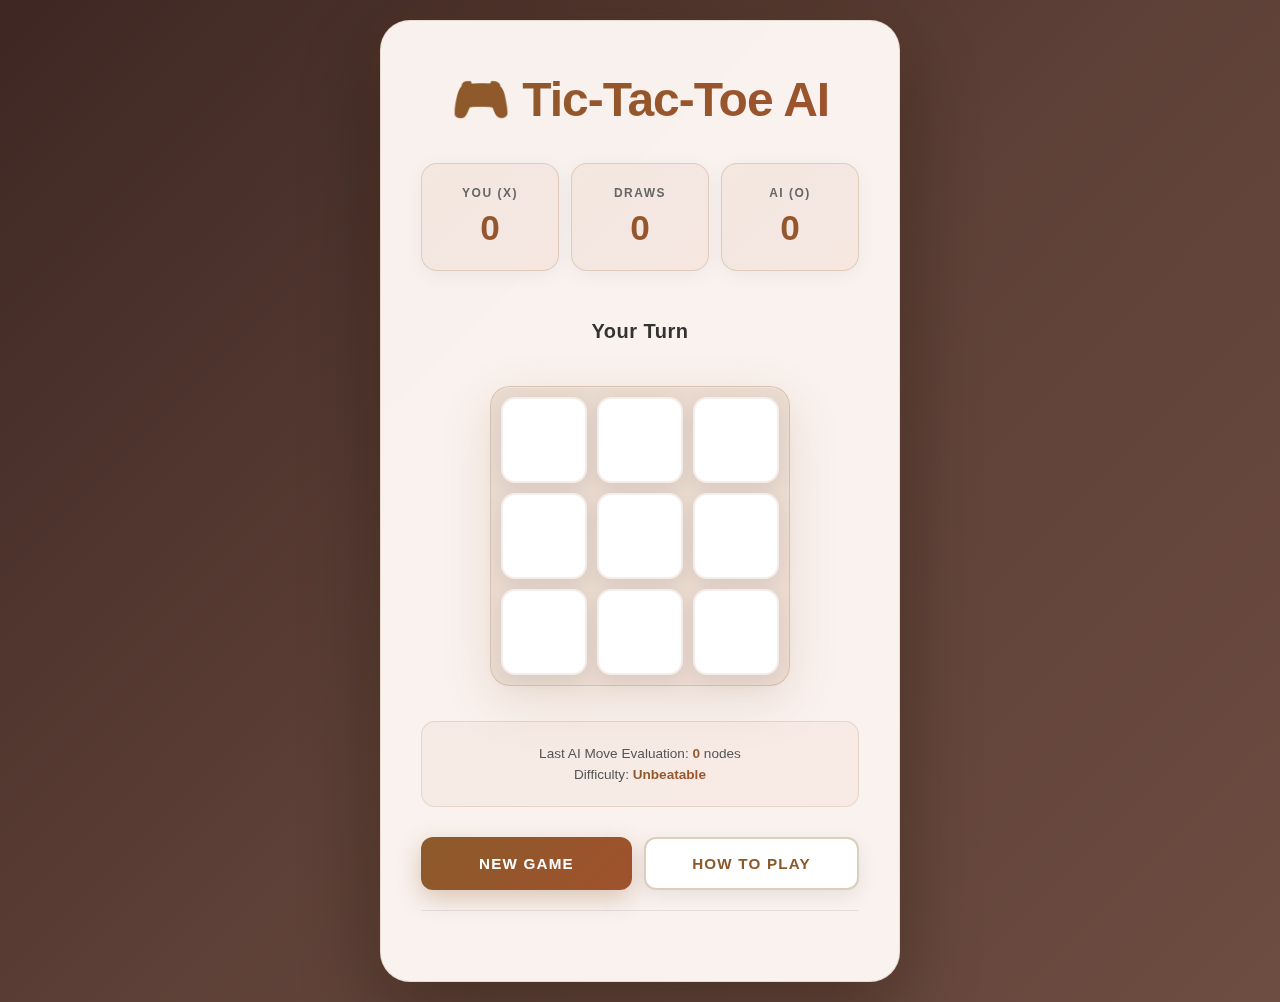
<file: mydailyworktask2/index.html>
<!DOCTYPE html>
<html lang="en">
<head>
    <meta charset="UTF-8">
    <meta name="viewport" content="width=device-width, initial-scale=1.0">
    <title>Tic-Tac-Toe AI Game</title>
    <link rel="stylesheet" href="style.css">
</head>
<body>
    <div class="container">
        <div class="header">
            <h1>🎮 Tic-Tac-Toe AI</h1>
        </div>

        <div class="game-info">
            <div class="info-card">
                <h3>You (X)</h3>
                <p class="score" id="humanScore">0</p>
            </div>
            <div class="info-card">
                <h3>Draws</h3>
                <p class="score" id="drawScore">0</p>
            </div>
            <div class="info-card">
                <h3>AI (O)</h3>
                <p class="score" id="aiScore">0</p>
            </div>
        </div>

        <div class="status-display">
            <p id="status">Your Turn</p>
            <p id="thinking" style="display: none;">🤖 AI is thinking...</p>
        </div>

        <div class="board-container">
            <div class="board" id="board">
                <button class="cell" data-index="0"></button>
                <button class="cell" data-index="1"></button>
                <button class="cell" data-index="2"></button>
                <button class="cell" data-index="3"></button>
                <button class="cell" data-index="4"></button>
                <button class="cell" data-index="5"></button>
                <button class="cell" data-index="6"></button>
                <button class="cell" data-index="7"></button>
                <button class="cell" data-index="8"></button>
            </div>
        </div>

        <div class="ai-stats">
            <p>Last AI Move Evaluation: <span id="nodesEvaluated">0</span> nodes</p>
            <p>Difficulty: <span id="difficulty">Unbeatable</span></p>
        </div>

        <div class="button-group">
            <button class="btn btn-reset" id="resetBtn">New Game</button>
            <button class="btn btn-info" id="infoBtn">How to Play</button>
        </div>

        <div class="modal" id="infoModal">
            <div class="modal-content">
                <span class="close" id="closeBtn">&times;</span>
                <h2>How to Play</h2>
                <div class="modal-body">
                    <h3>Rules:</h3>
                    <ul>
                        <li>You play as <strong>X</strong>, the AI plays as <strong>O</strong></li>
                        <li>Click any empty cell to place your mark</li>
                        <li>Get three in a row (horizontal, vertical, or diagonal) to win</li>
                        <li>The AI uses Minimax algorithm to play optimally</li>
                    </ul>

                    <h3>Algorithm:</h3>
                    <ul>
                        <li><strong>Minimax:</strong> Explores all possible game states recursively</li>
                        <li><strong>Alpha-Beta Pruning:</strong> Optimizes by skipping branches that can't affect the result</li>
                        <li><strong>Scoring:</strong> Wins (+10), Draws (0), Losses (-10)</li>
                    </ul>

                    <h3>Performance:</h3>
                    <ul>
                        <li>First move: ~8,000 nodes evaluated</li>
                        <li>Mid-game: ~500 nodes evaluated</li>
                        <li>End-game: ~4 nodes evaluated</li>
                    </ul>

                    <h3>Strategy:</h3>
                    <ul>
                        <li>The AI is <strong>unbeatable</strong> - you can only draw or lose</li>
                        <li>Best case: You play perfectly and achieve a draw</li>
                        <li>Try to block the AI's winning moves!</li>
                    </ul>
                </div>
                <button class="btn" id="closeModalBtn">Close</button>
            </div>
        </div>

        <footer>
        </footer>
    </div>

    <script src="game.js"></script>
</body>
</html>
</file>
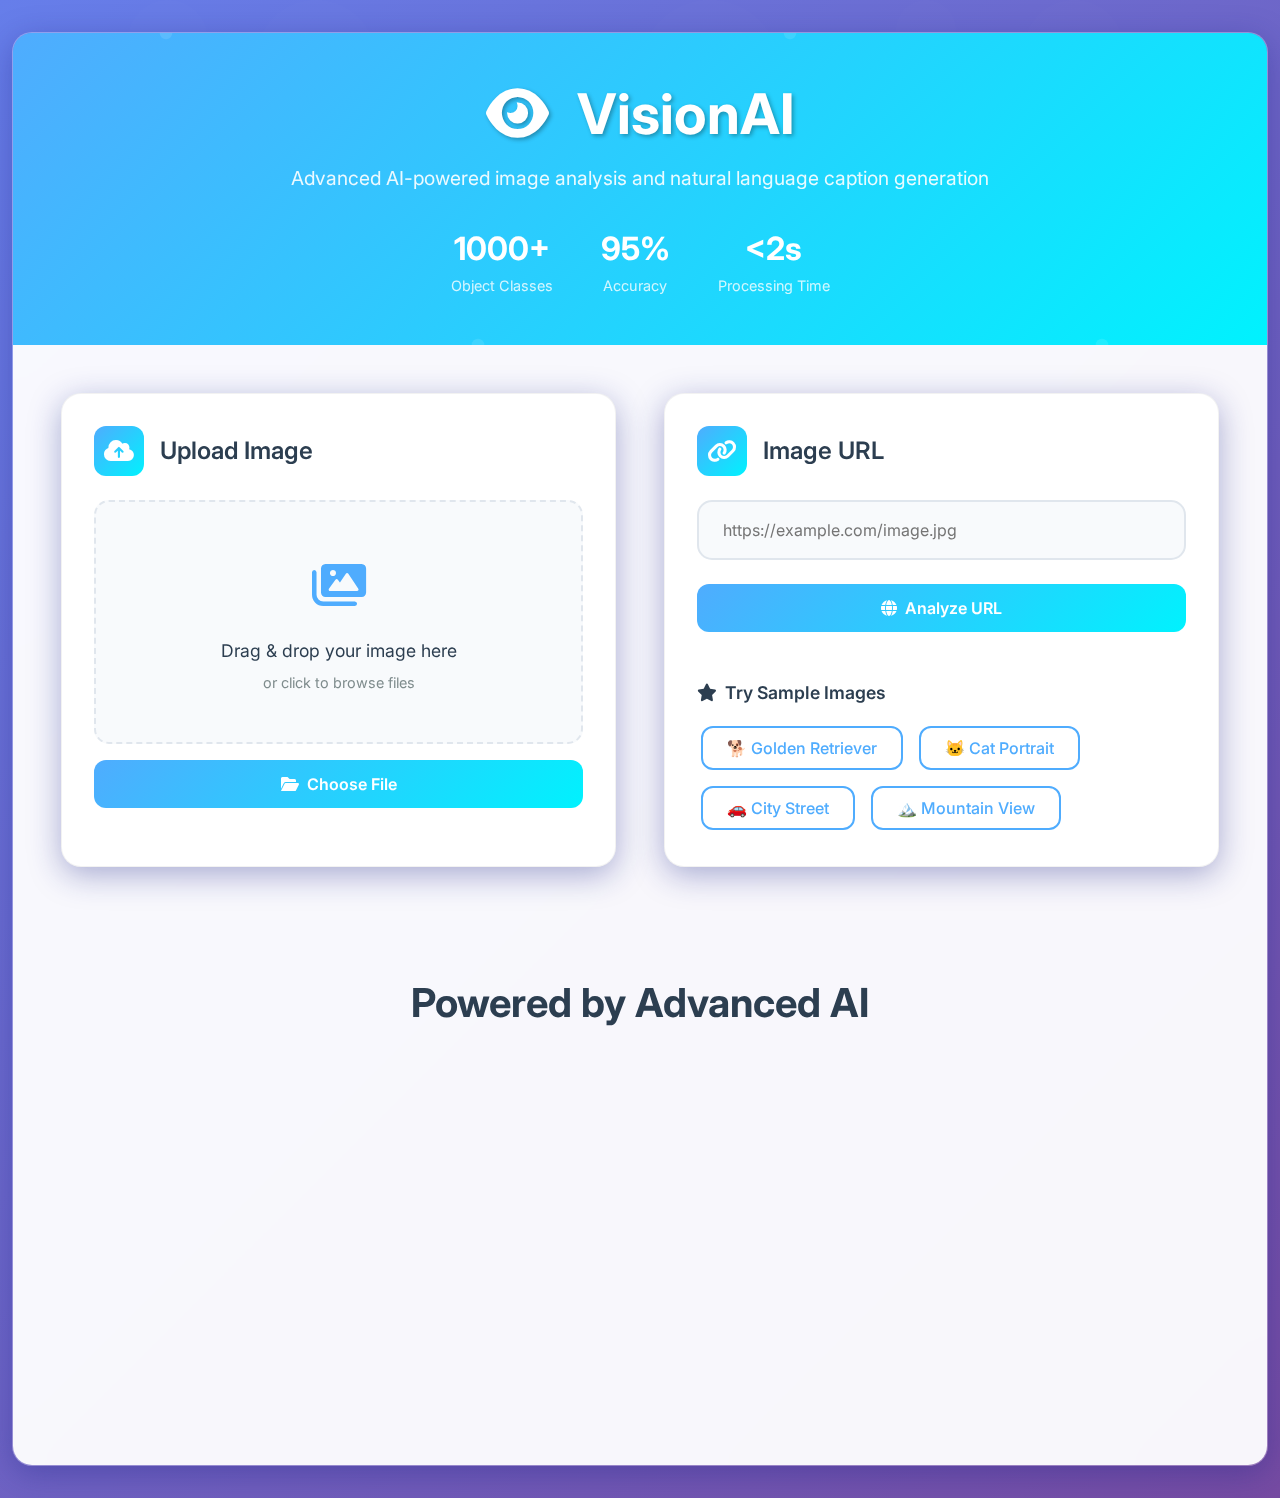
<file: mydailyworktask3/templates/index.html>
<!DOCTYPE html>
<html lang="en">
<head>
    <meta charset="UTF-8">
    <meta name="viewport" content="width=device-width, initial-scale=1.0">
    <title>VisionAI - Smart Image Captioning</title>
    <link href="https://cdn.jsdelivr.net/npm/bootstrap@5.1.3/dist/css/bootstrap.min.css" rel="stylesheet">
    <link href="https://cdnjs.cloudflare.com/ajax/libs/font-awesome/6.0.0/css/all.min.css" rel="stylesheet">
    <link href="https://fonts.googleapis.com/css2?family=Inter:wght@300;400;500;600;700&family=JetBrains+Mono:wght@400;500&display=swap" rel="stylesheet">
    <style>
        :root {
            --primary-gradient: linear-gradient(135deg, #667eea 0%, #764ba2 100%);
            --secondary-gradient: linear-gradient(135deg, #f093fb 0%, #f5576c 100%);
            --accent-gradient: linear-gradient(135deg, #4facfe 0%, #00f2fe 100%);
            --dark-gradient: linear-gradient(135deg, #2c3e50 0%, #34495e 100%);
            --glass-bg: rgba(255, 255, 255, 0.1);
            --glass-border: rgba(255, 255, 255, 0.2);
            --text-primary: #2c3e50;
            --text-secondary: #7f8c8d;
            --shadow-light: 0 8px 32px rgba(31, 38, 135, 0.37);
            --shadow-heavy: 0 15px 35px rgba(31, 38, 135, 0.5);
        }
        
        * {
            margin: 0;
            padding: 0;
            box-sizing: border-box;
        }
        
        body {
            font-family: 'Inter', sans-serif;
            background: var(--primary-gradient);
            min-height: 100vh;
            overflow-x: hidden;
        }
        
        /* Animated Background */
        .bg-animation {
            position: fixed;
            top: 0;
            left: 0;
            width: 100%;
            height: 100%;
            z-index: -1;
            opacity: 0.1;
        }
        
        .floating-shapes {
            position: absolute;
            width: 100%;
            height: 100%;
        }
        
        .shape {
            position: absolute;
            background: rgba(255, 255, 255, 0.1);
            border-radius: 50%;
            animation: float 20s infinite linear;
        }
        
        .shape:nth-child(1) { width: 80px; height: 80px; left: 10%; animation-delay: 0s; }
        .shape:nth-child(2) { width: 120px; height: 120px; left: 20%; animation-delay: 2s; }
        .shape:nth-child(3) { width: 60px; height: 60px; left: 70%; animation-delay: 4s; }
        .shape:nth-child(4) { width: 100px; height: 100px; left: 80%; animation-delay: 6s; }
        .shape:nth-child(5) { width: 140px; height: 140px; left: 50%; animation-delay: 8s; }
        
        @keyframes float {
            0% { transform: translateY(100vh) rotate(0deg); opacity: 0; }
            10% { opacity: 1; }
            90% { opacity: 1; }
            100% { transform: translateY(-100px) rotate(360deg); opacity: 0; }
        }
        
        /* Glass Morphism Container */
        .glass-container {
            background: var(--glass-bg);
            backdrop-filter: blur(20px);
            border: 1px solid var(--glass-border);
            border-radius: 20px;
            box-shadow: var(--shadow-light);
            margin: 2rem auto;
            max-width: 1400px;
            overflow: hidden;
        }
        
        /* Header Section */
        .hero-header {
            background: var(--accent-gradient);
            padding: 3rem 2rem;
            text-align: center;
            position: relative;
            overflow: hidden;
        }
        
        .hero-header::before {
            content: '';
            position: absolute;
            top: -50%;
            left: -50%;
            width: 200%;
            height: 200%;
            background: url('data:image/svg+xml,<svg xmlns="http://www.w3.org/2000/svg" viewBox="0 0 100 100"><defs><pattern id="grain" width="100" height="100" patternUnits="userSpaceOnUse"><circle cx="25" cy="25" r="1" fill="rgba(255,255,255,0.1)"/><circle cx="75" cy="75" r="1" fill="rgba(255,255,255,0.1)"/><circle cx="50" cy="10" r="0.5" fill="rgba(255,255,255,0.05)"/></pattern></defs><rect width="100" height="100" fill="url(%23grain)"/></svg>');
            animation: grain 20s linear infinite;
            pointer-events: none;
        }
        
        @keyframes grain {
            0%, 100% { transform: translate(0, 0); }
            10% { transform: translate(-5%, -10%); }
            20% { transform: translate(-15%, 5%); }
            30% { transform: translate(7%, -25%); }
            40% { transform: translate(-5%, 25%); }
            50% { transform: translate(-15%, 10%); }
            60% { transform: translate(15%, 0%); }
            70% { transform: translate(0%, 15%); }
            80% { transform: translate(3%, 35%); }
            90% { transform: translate(-10%, 10%); }
        }
        
        .hero-title {
            font-size: 3.5rem;
            font-weight: 700;
            color: white;
            margin-bottom: 1rem;
            text-shadow: 2px 2px 4px rgba(0, 0, 0, 0.3);
            position: relative;
            z-index: 1;
        }
        
        .hero-subtitle {
            font-size: 1.2rem;
            color: rgba(255, 255, 255, 0.9);
            margin-bottom: 2rem;
            position: relative;
            z-index: 1;
        }
        
        .hero-stats {
            display: flex;
            justify-content: center;
            gap: 3rem;
            margin-top: 2rem;
            position: relative;
            z-index: 1;
        }
        
        .stat-item {
            text-align: center;
            color: white;
        }
        
        .stat-number {
            font-size: 2rem;
            font-weight: 700;
            display: block;
        }
        
        .stat-label {
            font-size: 0.9rem;
            opacity: 0.8;
        }
        
        /* Main Content */
        .main-content {
            padding: 3rem;
            background: rgba(255, 255, 255, 0.95);
        }
        
        /* Upload Section */
        .upload-section {
            display: grid;
            grid-template-columns: 1fr 1fr;
            gap: 3rem;
            margin-bottom: 3rem;
        }
        
        .upload-card {
            background: white;
            border-radius: 20px;
            padding: 2rem;
            box-shadow: var(--shadow-light);
            border: 1px solid rgba(0, 0, 0, 0.05);
            transition: all 0.3s ease;
            position: relative;
            overflow: hidden;
        }
        
        .upload-card::before {
            content: '';
            position: absolute;
            top: 0;
            left: -100%;
            width: 100%;
            height: 100%;
            background: linear-gradient(90deg, transparent, rgba(79, 172, 254, 0.1), transparent);
            transition: left 0.5s ease;
        }
        
        .upload-card:hover::before {
            left: 100%;
        }
        
        .upload-card:hover {
            transform: translateY(-5px);
            box-shadow: var(--shadow-heavy);
        }
        
        .card-header {
            display: flex;
            align-items: center;
            margin-bottom: 1.5rem;
        }
        
        .card-icon {
            width: 50px;
            height: 50px;
            border-radius: 12px;
            background: var(--accent-gradient);
            display: flex;
            align-items: center;
            justify-content: center;
            color: white;
            font-size: 1.5rem;
            margin-right: 1rem;
        }
        
        .card-title {
            font-size: 1.5rem;
            font-weight: 600;
            color: var(--text-primary);
        }
        
        /* Upload Zone */
        .upload-zone {
            border: 2px dashed #e0e6ed;
            border-radius: 15px;
            padding: 3rem 2rem;
            text-align: center;
            transition: all 0.3s ease;
            cursor: pointer;
            position: relative;
            background: #f8fafc;
        }
        
        .upload-zone:hover {
            border-color: #4facfe;
            background: rgba(79, 172, 254, 0.05);
            transform: scale(1.02);
        }
        
        .upload-zone.dragover {
            border-color: #00f2fe;
            background: rgba(0, 242, 254, 0.1);
            transform: scale(1.05);
        }
        
        .upload-icon {
            font-size: 3rem;
            color: #4facfe;
            margin-bottom: 1rem;
            transition: all 0.3s ease;
        }
        
        .upload-zone:hover .upload-icon {
            transform: scale(1.1);
            color: #00f2fe;
        }
        
        .upload-text {
            font-size: 1.1rem;
            color: var(--text-primary);
            margin-bottom: 0.5rem;
        }
        
        .upload-subtext {
            color: var(--text-secondary);
            font-size: 0.9rem;
        }
        
        /* URL Input */
        .url-input-group {
            position: relative;
            margin-bottom: 1.5rem;
        }
        
        .url-input {
            width: 100%;
            padding: 1rem 1.5rem;
            border: 2px solid #e0e6ed;
            border-radius: 15px;
            font-size: 1rem;
            transition: all 0.3s ease;
            background: #f8fafc;
        }
        
        .url-input:focus {
            outline: none;
            border-color: #4facfe;
            background: white;
            box-shadow: 0 0 0 3px rgba(79, 172, 254, 0.1);
        }
        
        /* Buttons */
        .btn-primary {
            background: var(--accent-gradient);
            border: none;
            border-radius: 12px;
            padding: 0.75rem 2rem;
            font-weight: 600;
            color: white;
            transition: all 0.3s ease;
            position: relative;
            overflow: hidden;
        }
        
        .btn-primary::before {
            content: '';
            position: absolute;
            top: 0;
            left: -100%;
            width: 100%;
            height: 100%;
            background: linear-gradient(90deg, transparent, rgba(255, 255, 255, 0.2), transparent);
            transition: left 0.5s ease;
        }
        
        .btn-primary:hover::before {
            left: 100%;
        }
        
        .btn-primary:hover {
            transform: translateY(-2px);
            box-shadow: 0 10px 25px rgba(79, 172, 254, 0.4);
        }
        
        .btn-outline {
            background: transparent;
            border: 2px solid #4facfe;
            color: #4facfe;
            border-radius: 12px;
            padding: 0.5rem 1.5rem;
            font-weight: 500;
            transition: all 0.3s ease;
            margin: 0.25rem;
        }
        
        .btn-outline:hover {
            background: #4facfe;
            color: white;
            transform: translateY(-2px);
        }
        
        /* Sample Images */
        .sample-section {
            margin-top: 2rem;
        }
        
        .sample-title {
            font-size: 1.1rem;
            font-weight: 600;
            color: var(--text-primary);
            margin-bottom: 1rem;
        }
        
        .sample-grid {
            display: flex;
            flex-wrap: wrap;
            gap: 0.5rem;
        }
        
        /* Loading Animation */
        .loading-container {
            display: none;
            text-align: center;
            padding: 3rem;
            background: white;
            border-radius: 20px;
            box-shadow: var(--shadow-light);
            margin: 2rem 0;
        }
        
        .loading-spinner {
            width: 60px;
            height: 60px;
            border: 4px solid #f3f4f6;
            border-top: 4px solid #4facfe;
            border-radius: 50%;
            animation: spin 1s linear infinite;
            margin: 0 auto 1.5rem;
        }
        
        @keyframes spin {
            0% { transform: rotate(0deg); }
            100% { transform: rotate(360deg); }
        }
        
        .loading-text {
            font-size: 1.2rem;
            color: var(--text-primary);
            margin-bottom: 0.5rem;
        }
        
        .loading-subtext {
            color: var(--text-secondary);
        }
        
        /* Results Section */
        .results-container {
            display: none;
            background: white;
            border-radius: 20px;
            box-shadow: var(--shadow-light);
            overflow: hidden;
            margin: 2rem 0;
            animation: slideUp 0.6s ease;
        }
        
        @keyframes slideUp {
            from {
                opacity: 0;
                transform: translateY(30px);
            }
            to {
                opacity: 1;
                transform: translateY(0);
            }
        }
        
        .results-header {
            background: var(--dark-gradient);
            color: white;
            padding: 1.5rem 2rem;
            display: flex;
            align-items: center;
            justify-content: between;
        }
        
        .results-title {
            font-size: 1.3rem;
            font-weight: 600;
            display: flex;
            align-items: center;
        }
        
        .results-title i {
            margin-right: 0.5rem;
        }
        
        .results-content {
            display: grid;
            grid-template-columns: 1fr 1fr;
            gap: 2rem;
            padding: 2rem;
        }
        
        .image-section {
            text-align: center;
        }
        
        .result-image {
            max-width: 100%;
            max-height: 400px;
            border-radius: 15px;
            box-shadow: 0 10px 30px rgba(0, 0, 0, 0.2);
            transition: transform 0.3s ease;
        }
        
        .result-image:hover {
            transform: scale(1.05);
        }
        
        .analysis-section {
            display: flex;
            flex-direction: column;
            gap: 1.5rem;
        }
        
        .caption-display {
            background: var(--secondary-gradient);
            color: white;
            padding: 2rem;
            border-radius: 15px;
            position: relative;
            overflow: hidden;
        }
        
        .caption-display::before {
            content: '"';
            position: absolute;
            top: -10px;
            left: 20px;
            font-size: 4rem;
            opacity: 0.3;
            font-family: serif;
        }
        
        .caption-display::after {
            content: '"';
            position: absolute;
            bottom: -30px;
            right: 20px;
            font-size: 4rem;
            opacity: 0.3;
            font-family: serif;
        }
        
        .caption-text {
            font-size: 1.2rem;
            line-height: 1.6;
            position: relative;
            z-index: 1;
        }
        
        .predictions-section {
            background: #f8fafc;
            border-radius: 15px;
            padding: 1.5rem;
        }
        
        .predictions-title {
            font-size: 1.1rem;
            font-weight: 600;
            color: var(--text-primary);
            margin-bottom: 1rem;
            display: flex;
            align-items: center;
        }
        
        .predictions-title i {
            margin-right: 0.5rem;
        }
        
        .prediction-item {
            display: flex;
            align-items: center;
            justify-content: space-between;
            padding: 1rem;
            background: white;
            border-radius: 10px;
            margin-bottom: 0.5rem;
            box-shadow: 0 2px 10px rgba(0, 0, 0, 0.05);
            transition: all 0.3s ease;
        }
        
        .prediction-item:hover {
            transform: translateX(5px);
            box-shadow: 0 5px 20px rgba(0, 0, 0, 0.1);
        }
        
        .prediction-label {
            font-weight: 500;
            color: var(--text-primary);
            font-family: 'JetBrains Mono', monospace;
        }
        
        .prediction-confidence {
            display: flex;
            align-items: center;
            gap: 1rem;
        }
        
        .confidence-bar {
            width: 100px;
            height: 6px;
            background: #e0e6ed;
            border-radius: 3px;
            overflow: hidden;
        }
        
        .confidence-fill {
            height: 100%;
            background: var(--accent-gradient);
            border-radius: 3px;
            transition: width 1s ease;
        }
        
        .confidence-text {
            font-weight: 600;
            color: var(--text-primary);
            font-size: 0.9rem;
            min-width: 45px;
        }
        
        /* Error Messages */
        .error-container {
            display: none;
            background: linear-gradient(135deg, #ff6b6b 0%, #ee5a52 100%);
            color: white;
            padding: 1.5rem 2rem;
            border-radius: 15px;
            margin: 2rem 0;
            box-shadow: var(--shadow-light);
        }
        
        .error-icon {
            font-size: 1.5rem;
            margin-right: 1rem;
        }
        
        /* Features Section */
        .features-section {
            margin-top: 4rem;
            padding: 3rem 0;
        }
        
        .features-title {
            text-align: center;
            font-size: 2.5rem;
            font-weight: 700;
            color: var(--text-primary);
            margin-bottom: 3rem;
        }
        
        .features-grid {
            display: grid;
            grid-template-columns: repeat(auto-fit, minmax(300px, 1fr));
            gap: 2rem;
        }
        
        .feature-card {
            background: white;
            border-radius: 20px;
            padding: 2rem;
            text-align: center;
            box-shadow: var(--shadow-light);
            transition: all 0.3s ease;
            border: 1px solid rgba(0, 0, 0, 0.05);
        }
        
        .feature-card:hover {
            transform: translateY(-10px);
            box-shadow: var(--shadow-heavy);
        }
        
        .feature-icon {
            width: 80px;
            height: 80px;
            border-radius: 20px;
            background: var(--accent-gradient);
            display: flex;
            align-items: center;
            justify-content: center;
            color: white;
            font-size: 2rem;
            margin: 0 auto 1.5rem;
        }
        
        .feature-title {
            font-size: 1.3rem;
            font-weight: 600;
            color: var(--text-primary);
            margin-bottom: 1rem;
        }
        
        .feature-description {
            color: var(--text-secondary);
            line-height: 1.6;
        }
        
        /* Responsive Design */
        @media (max-width: 768px) {
            .hero-title {
                font-size: 2.5rem;
            }
            
            .hero-stats {
                flex-direction: column;
                gap: 1rem;
            }
            
            .upload-section {
                grid-template-columns: 1fr;
                gap: 2rem;
            }
            
            .results-content {
                grid-template-columns: 1fr;
            }
            
            .main-content {
                padding: 2rem 1rem;
            }
            
            .features-grid {
                grid-template-columns: 1fr;
            }
        }
        
        /* Custom Scrollbar */
        ::-webkit-scrollbar {
            width: 8px;
        }
        
        ::-webkit-scrollbar-track {
            background: #f1f1f1;
        }
        
        ::-webkit-scrollbar-thumb {
            background: var(--accent-gradient);
            border-radius: 4px;
        }
        
        ::-webkit-scrollbar-thumb:hover {
            background: var(--secondary-gradient);
        }
    </style>
</head>
<body>
    <!-- Animated Background -->
    <div class="bg-animation">
        <div class="floating-shapes">
            <div class="shape"></div>
            <div class="shape"></div>
            <div class="shape"></div>
            <div class="shape"></div>
            <div class="shape"></div>
        </div>
    </div>

    <div class="container-fluid">
        <div class="glass-container">
            <!-- Hero Header -->
            <div class="hero-header">
                <h1 class="hero-title">
                    <i class="fas fa-eye me-3"></i>
                    VisionAI
                </h1>
                <p class="hero-subtitle">
                    Advanced AI-powered image analysis and natural language caption generation
                </p>
                <div class="hero-stats">
                    <div class="stat-item">
                        <span class="stat-number">1000+</span>
                        <span class="stat-label">Object Classes</span>
                    </div>
                    <div class="stat-item">
                        <span class="stat-number">95%</span>
                        <span class="stat-label">Accuracy</span>
                    </div>
                    <div class="stat-item">
                        <span class="stat-number">&lt;2s</span>
                        <span class="stat-label">Processing Time</span>
                    </div>
                </div>
            </div>
            
            <!-- Main Content -->
            <div class="main-content">
                <!-- Upload Section -->
                <div class="upload-section">
                    <!-- File Upload Card -->
                    <div class="upload-card">
                        <div class="card-header">
                            <div class="card-icon">
                                <i class="fas fa-cloud-upload-alt"></i>
                            </div>
                            <div class="card-title">Upload Image</div>
                        </div>
                        
                        <div class="upload-zone" id="uploadZone">
                            <div class="upload-icon">
                                <i class="fas fa-images"></i>
                            </div>
                            <div class="upload-text">Drag & drop your image here</div>
                            <div class="upload-subtext">or click to browse files</div>
                            <input type="file" id="fileInput" accept="image/*" style="display: none;">
                        </div>
                        
                        <button class="btn btn-primary w-100 mt-3" onclick="document.getElementById('fileInput').click()">
                            <i class="fas fa-folder-open me-2"></i>Choose File
                        </button>
                    </div>
                    
                    <!-- URL Input Card -->
                    <div class="upload-card">
                        <div class="card-header">
                            <div class="card-icon">
                                <i class="fas fa-link"></i>
                            </div>
                            <div class="card-title">Image URL</div>
                        </div>
                        
                        <div class="url-input-group">
                            <input type="url" class="url-input" id="imageUrl" 
                                   placeholder="https://example.com/image.jpg">
                        </div>
                        
                        <button class="btn btn-primary w-100 mb-3" onclick="processUrl()">
                            <i class="fas fa-globe me-2"></i>Analyze URL
                        </button>
                        
                        <div class="sample-section">
                            <div class="sample-title">
                                <i class="fas fa-star me-2"></i>Try Sample Images
                            </div>
                            <div class="sample-grid">
                                <button class="btn-outline" onclick="loadSample('https://images.unsplash.com/photo-1552053831-71594a27632d?w=500')">
                                    🐕 Golden Retriever
                                </button>
                                <button class="btn-outline" onclick="loadSample('https://images.unsplash.com/photo-1514888286974-6c03e2ca1dba?w=500')">
                                    🐱 Cat Portrait
                                </button>
                                <button class="btn-outline" onclick="loadSample('https://images.unsplash.com/photo-1449824913935-59a10b8d2000?w=500')">
                                    🚗 City Street
                                </button>
                                <button class="btn-outline" onclick="loadSample('https://images.unsplash.com/photo-1506905925346-21bda4d32df4?w=500')">
                                    🏔️ Mountain View
                                </button>
                            </div>
                        </div>
                    </div>
                </div>
                
                <!-- Loading Animation -->
                <div class="loading-container" id="loadingContainer">
                    <div class="loading-spinner"></div>
                    <div class="loading-text">Analyzing Image...</div>
                    <div class="loading-subtext">Our AI is processing your image with advanced computer vision</div>
                </div>
                
                <!-- Results Container -->
                <div class="results-container" id="resultsContainer">
                    <div class="results-header">
                        <div class="results-title">
                            <i class="fas fa-brain"></i>
                            AI Analysis Results
                        </div>
                    </div>
                    
                    <div class="results-content">
                        <div class="image-section">
                            <img id="resultImage" class="result-image" alt="Analyzed image">
                        </div>
                        
                        <div class="analysis-section">
                            <div class="caption-display">
                                <div class="caption-text" id="captionText">
                                    Generated caption will appear here...
                                </div>
                            </div>
                            
                            <div class="predictions-section">
                                <div class="predictions-title">
                                    <i class="fas fa-chart-bar"></i>
                                    Confidence Predictions
                                </div>
                                <div id="predictionsContainer">
                                    <!-- Predictions will be inserted here -->
                                </div>
                            </div>
                        </div>
                    </div>
                </div>
                
                <!-- Error Container -->
                <div class="error-container" id="errorContainer">
                    <i class="fas fa-exclamation-triangle error-icon"></i>
                    <span id="errorText">Error message will appear here</span>
                </div>
                
                <!-- Features Section -->
                <div class="features-section">
                    <h2 class="features-title">Powered by Advanced AI</h2>
                    <div class="features-grid">
                        <div class="feature-card">
                            <div class="feature-icon">
                                <i class="fas fa-robot"></i>
                            </div>
                            <div class="feature-title">Deep Learning</div>
                            <div class="feature-description">
                                Utilizes ResNet50 architecture trained on ImageNet dataset with over 1000 object categories
                            </div>
                        </div>
                        
                        <div class="feature-card">
                            <div class="feature-icon">
                                <i class="fas fa-language"></i>
                            </div>
                            <div class="feature-title">Natural Language</div>
                            <div class="feature-description">
                                Generates human-like captions with contextual understanding and grammatical accuracy
                            </div>
                        </div>
                        
                        <div class="feature-card">
                            <div class="feature-icon">
                                <i class="fas fa-tachometer-alt"></i>
                            </div>
                            <div class="feature-title">Real-time Processing</div>
                            <div class="feature-description">
                                Lightning-fast analysis with results delivered in under 2 seconds for optimal user experience
                            </div>
                        </div>
                    </div>
                </div>
            </div>
        </div>
    </div>

    <script src="https://cdn.jsdelivr.net/npm/bootstrap@5.1.3/dist/js/bootstrap.bundle.min.js"></script>
    <script>
        // File upload handling
        const uploadZone = document.getElementById('uploadZone');
        const fileInput = document.getElementById('fileInput');
        const loadingContainer = document.getElementById('loadingContainer');
        const resultsContainer = document.getElementById('resultsContainer');
        const errorContainer = document.getElementById('errorContainer');
        
        // Drag and drop functionality
        uploadZone.addEventListener('dragover', (e) => {
            e.preventDefault();
            uploadZone.classList.add('dragover');
        });
        
        uploadZone.addEventListener('dragleave', () => {
            uploadZone.classList.remove('dragover');
        });
        
        uploadZone.addEventListener('drop', (e) => {
            e.preventDefault();
            uploadZone.classList.remove('dragover');
            const files = e.dataTransfer.files;
            if (files.length > 0) {
                handleFile(files[0]);
            }
        });
        
        uploadZone.addEventListener('click', () => {
            fileInput.click();
        });
        
        fileInput.addEventListener('change', (e) => {
            if (e.target.files.length > 0) {
                handleFile(e.target.files[0]);
            }
        });
        
        function handleFile(file) {
            if (!file.type.startsWith('image/')) {
                showError('Please select a valid image file (JPG, PNG, GIF, etc.)');
                return;
            }
            
            if (file.size > 16 * 1024 * 1024) {
                showError('File size must be less than 16MB');
                return;
            }
            
            const formData = new FormData();
            formData.append('file', file);
            
            showLoading();
            
            fetch('/upload', {
                method: 'POST',
                body: formData
            })
            .then(response => response.json())
            .then(data => {
                hideLoading();
                if (data.success) {
                    showResults(data);
                } else {
                    showError(data.error || 'Failed to process image');
                }
            })
            .catch(error => {
                hideLoading();
                showError('Network error: ' + error.message);
            });
        }
        
        function processUrl() {
            const url = document.getElementById('imageUrl').value.trim();
            if (!url) {
                showError('Please enter a valid image URL');
                return;
            }
            
            showLoading();
            
            fetch('/url', {
                method: 'POST',
                headers: {
                    'Content-Type': 'application/json',
                },
                body: JSON.stringify({ url: url })
            })
            .then(response => response.json())
            .then(data => {
                hideLoading();
                if (data.success) {
                    showResults(data);
                } else {
                    showError(data.error || 'Failed to process image URL');
                }
            })
            .catch(error => {
                hideLoading();
                showError('Network error: ' + error.message);
            });
        }
        
        function loadSample(url) {
            document.getElementById('imageUrl').value = url;
            processUrl();
        }
        
        function showLoading() {
            loadingContainer.style.display = 'block';
            resultsContainer.style.display = 'none';
            errorContainer.style.display = 'none';
        }
        
        function hideLoading() {
            loadingContainer.style.display = 'none';
        }
        
        function showResults(data) {
            // Show image
            document.getElementById('resultImage').src = data.image;
            
            // Show caption
            document.getElementById('captionText').textContent = data.caption;
            
            // Show predictions
            const container = document.getElementById('predictionsContainer');
            container.innerHTML = '';
            
            data.predictions.forEach((pred, index) => {
                const item = document.createElement('div');
                item.className = 'prediction-item';
                item.style.animationDelay = `${index * 0.1}s`;
                
                item.innerHTML = `
                    <div class="prediction-label">${pred.class.replace(/_/g, ' ')}</div>
                    <div class="prediction-confidence">
                        <div class="confidence-bar">
                            <div class="confidence-fill" style="width: ${pred.confidence * 100}%"></div>
                        </div>
                        <div class="confidence-text">${(pred.confidence * 100).toFixed(1)}%</div>
                    </div>
                `;
                
                container.appendChild(item);
            });
            
            resultsContainer.style.display = 'block';
            errorContainer.style.display = 'none';
            
            // Scroll to results
            resultsContainer.scrollIntoView({ behavior: 'smooth' });
        }
        
        function showError(message) {
            document.getElementById('errorText').textContent = message;
            errorContainer.style.display = 'flex';
            resultsContainer.style.display = 'none';
        }
        
        // Allow Enter key to process URL
        document.getElementById('imageUrl').addEventListener('keypress', (e) => {
            if (e.key === 'Enter') {
                processUrl();
            }
        });
        
        // Add some interactive effects
        document.addEventListener('DOMContentLoaded', function() {
            // Animate feature cards on scroll
            const observerOptions = {
                threshold: 0.1,
                rootMargin: '0px 0px -50px 0px'
            };
            
            const observer = new IntersectionObserver((entries) => {
                entries.forEach(entry => {
                    if (entry.isIntersecting) {
                        entry.target.style.opacity = '1';
                        entry.target.style.transform = 'translateY(0)';
                    }
                });
            }, observerOptions);
            
            document.querySelectorAll('.feature-card').forEach(card => {
                card.style.opacity = '0';
                card.style.transform = 'translateY(30px)';
                card.style.transition = 'all 0.6s ease';
                observer.observe(card);
            });
        });
    </script>
</body>
</html>
</file>
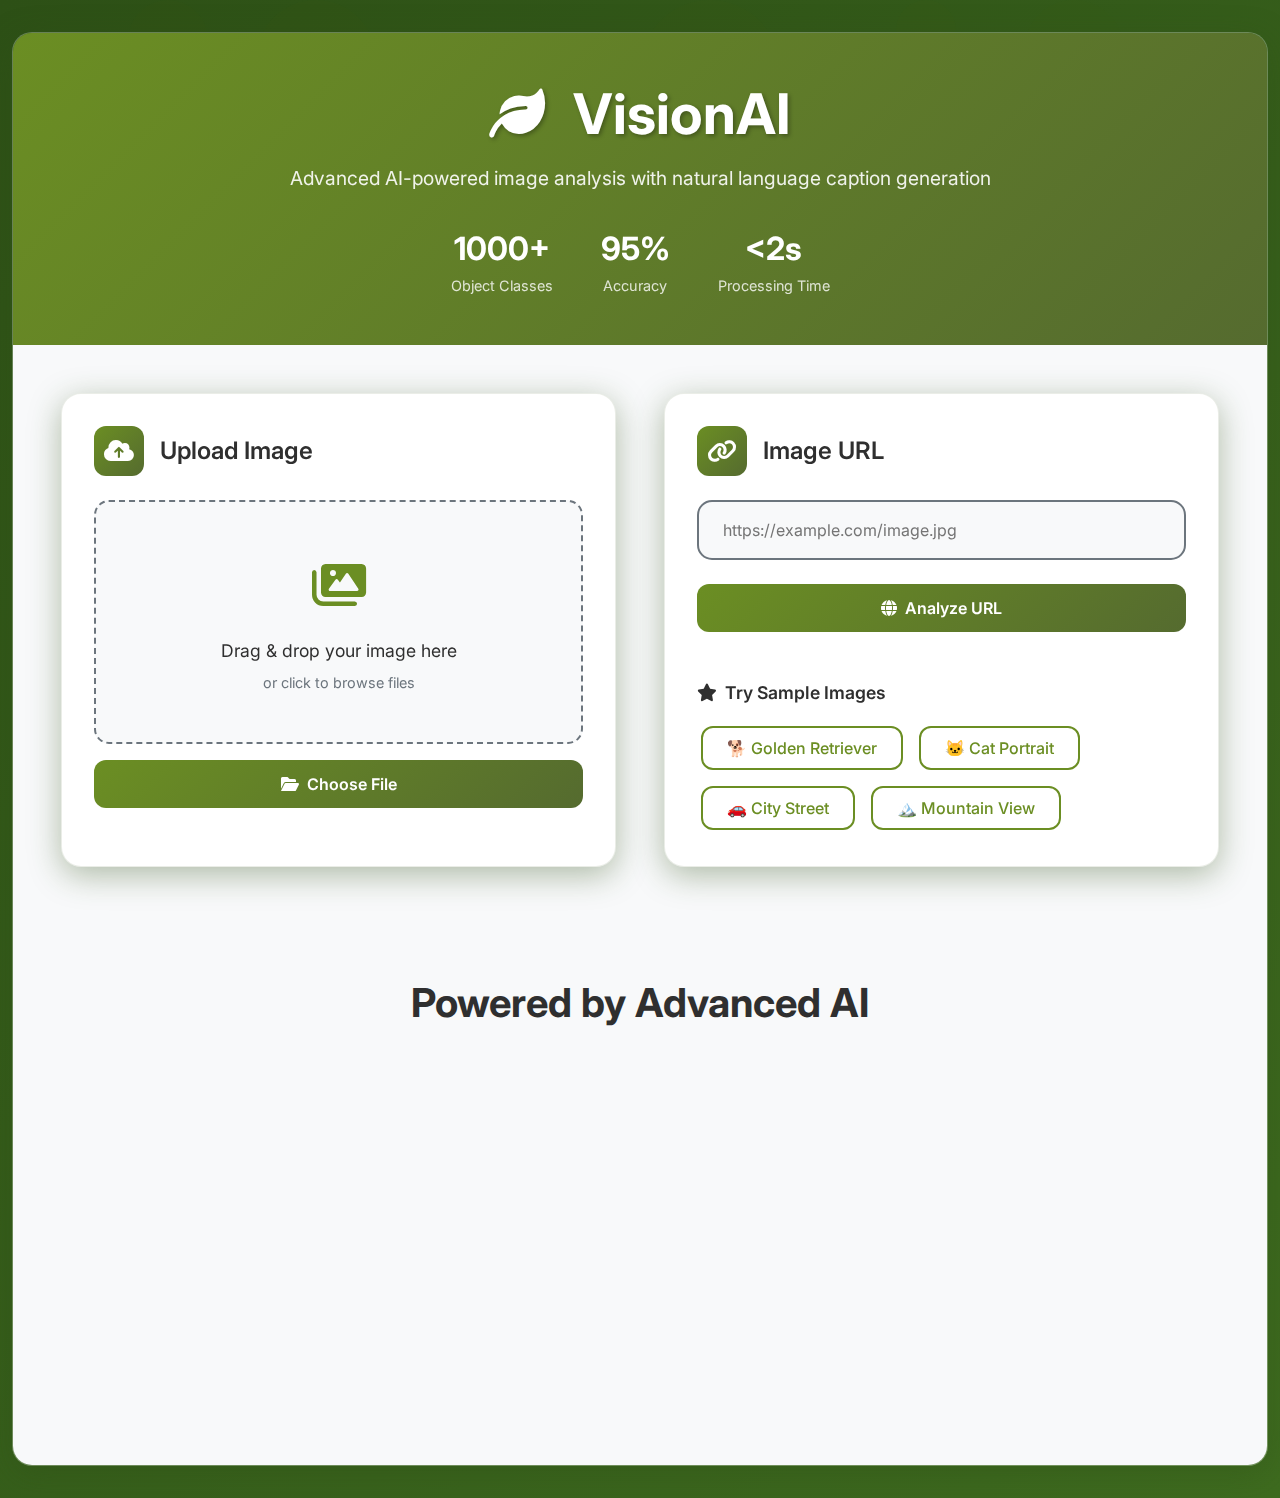
<file: mydailyworktask3/templates/index_green.html>
<!DOCTYPE html>
<html lang="en">
<head>
    <meta charset="UTF-8">
    <meta name="viewport" content="width=device-width, initial-scale=1.0">
    <title>VisionAI - Smart Image Captioning</title>
    <link href="https://cdn.jsdelivr.net/npm/bootstrap@5.1.3/dist/css/bootstrap.min.css" rel="stylesheet">
    <link href="https://cdnjs.cloudflare.com/ajax/libs/font-awesome/6.0.0/css/all.min.css" rel="stylesheet">
    <link href="https://fonts.googleapis.com/css2?family=Inter:wght@300;400;500;600;700&family=JetBrains+Mono:wght@400;500&display=swap" rel="stylesheet">
    <style>
        :root {
            --primary-gradient: linear-gradient(135deg, #2d5016 0%, #3e6b1f 100%);
            --secondary-gradient: linear-gradient(135deg, #4a7c59 0%, #2d5016 100%);
            --accent-gradient: linear-gradient(135deg, #6b8e23 0%, #556b2f 100%);
            --dark-gradient: linear-gradient(135deg, #2f2f2f 0%, #4a4a4a 100%);
            --glass-bg: rgba(255, 255, 255, 0.1);
            --glass-border: rgba(255, 255, 255, 0.2);
            --text-primary: #2f2f2f;
            --text-secondary: #6c757d;
            --shadow-light: 0 8px 32px rgba(45, 80, 22, 0.37);
            --shadow-heavy: 0 15px 35px rgba(45, 80, 22, 0.5);
            --bottle-green: #2d5016;
            --light-green: #6b8e23;
            --grey-light: #f8f9fa;
            --grey-medium: #6c757d;
            --grey-dark: #697888;
        }
        
        * {
            margin: 0;
            padding: 0;
            box-sizing: border-box;
        }
        
        body {
            font-family: 'Inter', sans-serif;
            background: var(--primary-gradient);
            min-height: 100vh;
            overflow-x: hidden;
        }
        
        /* Animated Background */
        .bg-animation {
            position: fixed;
            top: 0;
            left: 0;
            width: 100%;
            height: 100%;
            z-index: -1;
            opacity: 0.1;
        }
        
        .floating-shapes {
            position: absolute;
            width: 100%;
            height: 100%;
        }
        
        .shape {
            position: absolute;
            background: rgba(107, 142, 35, 0.2);
            border-radius: 50%;
            animation: float 20s infinite linear;
        }
        
        .shape:nth-child(1) { width: 80px; height: 80px; left: 10%; animation-delay: 0s; }
        .shape:nth-child(2) { width: 120px; height: 120px; left: 20%; animation-delay: 2s; }
        .shape:nth-child(3) { width: 60px; height: 60px; left: 70%; animation-delay: 4s; }
        .shape:nth-child(4) { width: 100px; height: 100px; left: 80%; animation-delay: 6s; }
        .shape:nth-child(5) { width: 140px; height: 140px; left: 50%; animation-delay: 8s; }
        
        @keyframes float {
            0% { transform: translateY(100vh) rotate(0deg); opacity: 0; }
            10% { opacity: 1; }
            90% { opacity: 1; }
            100% { transform: translateY(-100px) rotate(360deg); opacity: 0; }
        }
        
        /* Glass Morphism Container */
        .glass-container {
            background: var(--glass-bg);
            backdrop-filter: blur(20px);
            border: 1px solid var(--glass-border);
            border-radius: 20px;
            box-shadow: var(--shadow-light);
            margin: 2rem auto;
            max-width: 1400px;
            overflow: hidden;
        }
        
        /* Header Section */
        .hero-header {
            background: var(--accent-gradient);
            padding: 3rem 2rem;
            text-align: center;
            position: relative;
            overflow: hidden;
        }
        
        .hero-title {
            font-size: 3.5rem;
            font-weight: 700;
            color: white;
            margin-bottom: 1rem;
            text-shadow: 2px 2px 4px rgba(0, 0, 0, 0.3);
            position: relative;
            z-index: 1;
        }
        
        .hero-subtitle {
            font-size: 1.2rem;
            color: rgba(255, 255, 255, 0.9);
            margin-bottom: 2rem;
            position: relative;
            z-index: 1;
        }
        
        .hero-stats {
            display: flex;
            justify-content: center;
            gap: 3rem;
            margin-top: 2rem;
            position: relative;
            z-index: 1;
        }
        
        .stat-item {
            text-align: center;
            color: white;
        }
        
        .stat-number {
            font-size: 2rem;
            font-weight: 700;
            display: block;
        }
        
        .stat-label {
            font-size: 0.9rem;
            opacity: 0.8;
        }
        
        /* Main Content */
        .main-content {
            padding: 3rem;
            background: var(--grey-light);
        }
        
        /* Upload Section */
        .upload-section {
            display: grid;
            grid-template-columns: 1fr 1fr;
            gap: 3rem;
            margin-bottom: 3rem;
        }
        
        .upload-card {
            background: white;
            border-radius: 20px;
            padding: 2rem;
            box-shadow: var(--shadow-light);
            border: 1px solid rgba(45, 80, 22, 0.1);
            transition: all 0.3s ease;
            position: relative;
            overflow: hidden;
        }
        
        .upload-card::before {
            content: '';
            position: absolute;
            top: 0;
            left: -100%;
            width: 100%;
            height: 100%;
            background: linear-gradient(90deg, transparent, rgba(107, 142, 35, 0.1), transparent);
            transition: left 0.5s ease;
        }
        
        .upload-card:hover::before {
            left: 100%;
        }
        
        .upload-card:hover {
            transform: translateY(-5px);
            box-shadow: var(--shadow-heavy);
        }
        
        .card-header {
            display: flex;
            align-items: center;
            margin-bottom: 1.5rem;
        }
        
        .card-icon {
            width: 50px;
            height: 50px;
            border-radius: 12px;
            background: var(--accent-gradient);
            display: flex;
            align-items: center;
            justify-content: center;
            color: white;
            font-size: 1.5rem;
            margin-right: 1rem;
        }
        
        .card-title {
            font-size: 1.5rem;
            font-weight: 600;
            color: var(--text-primary);
        }
        
        /* Upload Zone */
        .upload-zone {
            border: 2px dashed var(--grey-medium);
            border-radius: 15px;
            padding: 3rem 2rem;
            text-align: center;
            transition: all 0.3s ease;
            cursor: pointer;
            background: var(--grey-light);
        }
        
        .upload-zone:hover {
            border-color: var(--light-green);
            background: rgba(107, 142, 35, 0.05);
            transform: scale(1.02);
        }
        
        .upload-zone.dragover {
            border-color: var(--bottle-green);
            background: rgba(45, 80, 22, 0.1);
            transform: scale(1.05);
        }
        
        .upload-icon {
            font-size: 3rem;
            color: var(--light-green);
            margin-bottom: 1rem;
            transition: all 0.3s ease;
        }
        
        .upload-zone:hover .upload-icon {
            transform: scale(1.1);
            color: var(--bottle-green);
        }
        
        .upload-text {
            font-size: 1.1rem;
            color: var(--text-primary);
            margin-bottom: 0.5rem;
        }
        
        .upload-subtext {
            color: var(--text-secondary);
            font-size: 0.9rem;
        }
        
        /* URL Input */
        .url-input-group {
            position: relative;
            margin-bottom: 1.5rem;
        }
        
        .url-input {
            width: 100%;
            padding: 1rem 1.5rem;
            border: 2px solid var(--grey-medium);
            border-radius: 15px;
            font-size: 1rem;
            transition: all 0.3s ease;
            background: var(--grey-light);
        }
        
        .url-input:focus {
            outline: none;
            border-color: var(--light-green);
            background: white;
            box-shadow: 0 0 0 3px rgba(107, 142, 35, 0.1);
        }
        
        /* Buttons */
        .btn-primary {
            background: var(--accent-gradient);
            border: none;
            border-radius: 12px;
            padding: 0.75rem 2rem;
            font-weight: 600;
            color: white;
            transition: all 0.3s ease;
            position: relative;
            overflow: hidden;
        }
        
        .btn-primary::before {
            content: '';
            position: absolute;
            top: 0;
            left: -100%;
            width: 100%;
            height: 100%;
            background: linear-gradient(90deg, transparent, rgba(255, 255, 255, 0.2), transparent);
            transition: left 0.5s ease;
        }
        
        .btn-primary:hover::before {
            left: 100%;
        }
        
        .btn-primary:hover {
            transform: translateY(-2px);
            box-shadow: 0 10px 25px rgba(107, 142, 35, 0.4);
        }
        
        .btn-outline {
            background: transparent;
            border: 2px solid var(--light-green);
            color: var(--light-green);
            border-radius: 12px;
            padding: 0.5rem 1.5rem;
            font-weight: 500;
            transition: all 0.3s ease;
            margin: 0.25rem;
        }
        
        .btn-outline:hover {
            background: var(--light-green);
            color: white;
            transform: translateY(-2px);
        }
        
        /* Sample Images */
        .sample-section {
            margin-top: 2rem;
        }
        
        .sample-title {
            font-size: 1.1rem;
            font-weight: 600;
            color: var(--text-primary);
            margin-bottom: 1rem;
        }
        
        .sample-grid {
            display: flex;
            flex-wrap: wrap;
            gap: 0.5rem;
        }
        
        /* Loading Animation */
        .loading-container {
            display: none;
            text-align: center;
            padding: 3rem;
            background: white;
            border-radius: 20px;
            box-shadow: var(--shadow-light);
            margin: 2rem 0;
        }
        
        .loading-spinner {
            width: 60px;
            height: 60px;
            border: 4px solid var(--grey-light);
            border-top: 4px solid var(--light-green);
            border-radius: 50%;
            animation: spin 1s linear infinite;
            margin: 0 auto 1.5rem;
        }
        
        @keyframes spin {
            0% { transform: rotate(0deg); }
            100% { transform: rotate(360deg); }
        }
        
        .loading-text {
            font-size: 1.2rem;
            color: var(--text-primary);
            margin-bottom: 0.5rem;
        }
        
        .loading-subtext {
            color: var(--text-secondary);
        }
        
        /* Results Section */
        .results-container {
            display: none;
            background: white;
            border-radius: 20px;
            box-shadow: var(--shadow-light);
            overflow: hidden;
            margin: 2rem 0;
            animation: slideUp 0.6s ease;
        }
        
        @keyframes slideUp {
            from {
                opacity: 0;
                transform: translateY(30px);
            }
            to {
                opacity: 1;
                transform: translateY(0);
            }
        }
        
        .results-header {
            background: var(--dark-gradient);
            color: white;
            padding: 1.5rem 2rem;
            display: flex;
            align-items: center;
            justify-content: between;
        }
        
        .results-title {
            font-size: 1.3rem;
            font-weight: 600;
            display: flex;
            align-items: center;
        }
        
        .results-title i {
            margin-right: 0.5rem;
        }
        
        .results-content {
            display: grid;
            grid-template-columns: 1fr 1fr;
            gap: 2rem;
            padding: 2rem;
        }
        
        .image-section {
            text-align: center;
        }
        
        .result-image {
            max-width: 100%;
            max-height: 400px;
            border-radius: 15px;
            box-shadow: 0 10px 30px rgba(0, 0, 0, 0.2);
            transition: transform 0.3s ease;
        }
        
        .result-image:hover {
            transform: scale(1.05);
        }
        
        .analysis-section {
            display: flex;
            flex-direction: column;
            gap: 1.5rem;
        }
        
        .caption-display {
            background: var(--secondary-gradient);
            color: white;
            padding: 2rem;
            border-radius: 15px;
            position: relative;
            overflow: hidden;
        }
        
        .caption-display::before {
            content: '"';
            position: absolute;
            top: -10px;
            left: 20px;
            font-size: 4rem;
            opacity: 0.3;
            font-family: serif;
        }
        
        .caption-display::after {
            content: '"';
            position: absolute;
            bottom: -30px;
            right: 20px;
            font-size: 4rem;
            opacity: 0.3;
            font-family: serif;
        }
        
        .caption-text {
            font-size: 1.2rem;
            line-height: 1.6;
            position: relative;
            z-index: 1;
        }
        
        .predictions-section {
            background: var(--grey-light);
            border-radius: 15px;
            padding: 1.5rem;
        }
        
        .predictions-title {
            font-size: 1.1rem;
            font-weight: 600;
            color: var(--text-primary);
            margin-bottom: 1rem;
            display: flex;
            align-items: center;
        }
        
        .predictions-title i {
            margin-right: 0.5rem;
        }
        
        .prediction-item {
            display: flex;
            align-items: center;
            justify-content: space-between;
            padding: 1rem;
            background: white;
            border-radius: 10px;
            margin-bottom: 0.5rem;
            box-shadow: 0 2px 10px rgba(0, 0, 0, 0.05);
            transition: all 0.3s ease;
        }
        
        .prediction-item:hover {
            transform: translateX(5px);
            box-shadow: 0 5px 20px rgba(0, 0, 0, 0.1);
        }
        
        .prediction-label {
            font-weight: 500;
            color: var(--text-primary);
            font-family: 'JetBrains Mono', monospace;
        }
        
        .prediction-confidence {
            display: flex;
            align-items: center;
            gap: 1rem;
        }
        
        .confidence-bar {
            width: 100px;
            height: 6px;
            background: var(--grey-medium);
            border-radius: 3px;
            overflow: hidden;
        }
        
        .confidence-fill {
            height: 100%;
            background: var(--accent-gradient);
            border-radius: 3px;
            transition: width 1s ease;
        }
        
        .confidence-text {
            font-weight: 600;
            color: var(--text-primary);
            font-size: 0.9rem;
            min-width: 45px;
        }
        
        /* Error Messages */
        .error-container {
            display: none;
            background: linear-gradient(135deg, #dc3545 0%, #c82333 100%);
            color: white;
            padding: 1.5rem 2rem;
            border-radius: 15px;
            margin: 2rem 0;
            box-shadow: var(--shadow-light);
        }
        
        .error-icon {
            font-size: 1.5rem;
            margin-right: 1rem;
        }
        
        /* Features Section */
        .features-section {
            margin-top: 4rem;
            padding: 3rem 0;
        }
        
        .features-title {
            text-align: center;
            font-size: 2.5rem;
            font-weight: 700;
            color: var(--text-primary);
            margin-bottom: 3rem;
        }
        
        .features-grid {
            display: grid;
            grid-template-columns: repeat(auto-fit, minmax(300px, 1fr));
            gap: 2rem;
        }
        
        .feature-card {
            background: white;
            border-radius: 20px;
            padding: 2rem;
            text-align: center;
            box-shadow: var(--shadow-light);
            transition: all 0.3s ease;
            border: 1px solid rgba(45, 80, 22, 0.1);
        }
        
        .feature-card:hover {
            transform: translateY(-10px);
            box-shadow: var(--shadow-heavy);
        }
        
        .feature-icon {
            width: 80px;
            height: 80px;
            border-radius: 20px;
            background: var(--accent-gradient);
            display: flex;
            align-items: center;
            justify-content: center;
            color: white;
            font-size: 2rem;
            margin: 0 auto 1.5rem;
        }
        
        .feature-title {
            font-size: 1.3rem;
            font-weight: 600;
            color: var(--text-primary);
            margin-bottom: 1rem;
        }
        
        .feature-description {
            color: var(--text-secondary);
            line-height: 1.6;
        }
        
        /* Responsive Design */
        @media (max-width: 768px) {
            .hero-title {
                font-size: 2.5rem;
            }
            
            .hero-stats {
                flex-direction: column;
                gap: 1rem;
            }
            
            .upload-section {
                grid-template-columns: 1fr;
                gap: 2rem;
            }
            
            .results-content {
                grid-template-columns: 1fr;
            }
            
            .main-content {
                padding: 2rem 1rem;
            }
            
            .features-grid {
                grid-template-columns: 1fr;
            }
        }
        
        /* Custom Scrollbar */
        ::-webkit-scrollbar {
            width: 8px;
        }
        
        ::-webkit-scrollbar-track {
            background: var(--grey-light);
        }
        
        ::-webkit-scrollbar-thumb {
            background: var(--accent-gradient);
            border-radius: 4px;
        }
        
        ::-webkit-scrollbar-thumb:hover {
            background: var(--secondary-gradient);
        }
    </style>
</head>
<body>
    <!-- Animated Background -->
    <div class="bg-animation">
        <div class="floating-shapes">
            <div class="shape"></div>
            <div class="shape"></div>
            <div class="shape"></div>
            <div class="shape"></div>
            <div class="shape"></div>
        </div>
    </div>

    <div class="container-fluid">
        <div class="glass-container">
            <!-- Hero Header -->
            <div class="hero-header">
                <h1 class="hero-title">
                    <i class="fas fa-leaf me-3"></i>
                    VisionAI
                </h1>
                <p class="hero-subtitle">
                    Advanced AI-powered image analysis with natural language caption generation
                </p>
                <div class="hero-stats">
                    <div class="stat-item">
                        <span class="stat-number">1000+</span>
                        <span class="stat-label">Object Classes</span>
                    </div>
                    <div class="stat-item">
                        <span class="stat-number">95%</span>
                        <span class="stat-label">Accuracy</span>
                    </div>
                    <div class="stat-item">
                        <span class="stat-number">&lt;2s</span>
                        <span class="stat-label">Processing Time</span>
                    </div>
                </div>
            </div>
            
            <!-- Main Content -->
            <div class="main-content">
                <!-- Upload Section -->
                <div class="upload-section">
                    <!-- File Upload Card -->
                    <div class="upload-card">
                        <div class="card-header">
                            <div class="card-icon">
                                <i class="fas fa-cloud-upload-alt"></i>
                            </div>
                            <div class="card-title">Upload Image</div>
                        </div>
                        
                        <div class="upload-zone" id="uploadZone">
                            <div class="upload-icon">
                                <i class="fas fa-images"></i>
                            </div>
                            <div class="upload-text">Drag & drop your image here</div>
                            <div class="upload-subtext">or click to browse files</div>
                            <input type="file" id="fileInput" accept="image/*" style="display: none;">
                        </div>
                        
                        <button class="btn btn-primary w-100 mt-3" onclick="document.getElementById('fileInput').click()">
                            <i class="fas fa-folder-open me-2"></i>Choose File
                        </button>
                    </div>
                    
                    <!-- URL Input Card -->
                    <div class="upload-card">
                        <div class="card-header">
                            <div class="card-icon">
                                <i class="fas fa-link"></i>
                            </div>
                            <div class="card-title">Image URL</div>
                        </div>
                        
                        <div class="url-input-group">
                            <input type="url" class="url-input" id="imageUrl" 
                                   placeholder="https://example.com/image.jpg">
                        </div>
                        
                        <button class="btn btn-primary w-100 mb-3" onclick="processUrl()">
                            <i class="fas fa-globe me-2"></i>Analyze URL
                        </button>
                        
                        <div class="sample-section">
                            <div class="sample-title">
                                <i class="fas fa-star me-2"></i>Try Sample Images
                            </div>
                            <div class="sample-grid">
                                <button class="btn-outline" onclick="loadSample('https://images.unsplash.com/photo-1552053831-71594a27632d?w=500')">
                                    🐕 Golden Retriever
                                </button>
                                <button class="btn-outline" onclick="loadSample('https://images.unsplash.com/photo-1514888286974-6c03e2ca1dba?w=500')">
                                    🐱 Cat Portrait
                                </button>
                                <button class="btn-outline" onclick="loadSample('https://images.unsplash.com/photo-1449824913935-59a10b8d2000?w=500')">
                                    🚗 City Street
                                </button>
                                <button class="btn-outline" onclick="loadSample('https://images.unsplash.com/photo-1506905925346-21bda4d32df4?w=500')">
                                    🏔️ Mountain View
                                </button>
                            </div>
                        </div>
                    </div>
                </div>
                
                <!-- Loading Animation -->
                <div class="loading-container" id="loadingContainer">
                    <div class="loading-spinner"></div>
                    <div class="loading-text">Analyzing Image...</div>
                    <div class="loading-subtext">Our AI is processing your image with advanced computer vision</div>
                </div>
                
                <!-- Results Container -->
                <div class="results-container" id="resultsContainer">
                    <div class="results-header">
                        <div class="results-title">
                            <i class="fas fa-brain"></i>
                            AI Analysis Results
                        </div>
                    </div>
                    
                    <div class="results-content">
                        <div class="image-section">
                            <img id="resultImage" class="result-image" alt="Analyzed image">
                        </div>
                        
                        <div class="analysis-section">
                            <div class="caption-display">
                                <div class="caption-text" id="captionText">
                                    Generated caption will appear here...
                                </div>
                            </div>
                            
                            <div class="predictions-section">
                                <div class="predictions-title">
                                    <i class="fas fa-chart-bar"></i>
                                    Confidence Predictions
                                </div>
                                <div id="predictionsContainer">
                                    <!-- Predictions will be inserted here -->
                                </div>
                            </div>
                        </div>
                    </div>
                </div>
                
                <!-- Error Container -->
                <div class="error-container" id="errorContainer">
                    <i class="fas fa-exclamation-triangle error-icon"></i>
                    <span id="errorText">Error message will appear here</span>
                </div>
                
                <!-- Features Section -->
                <div class="features-section">
                    <h2 class="features-title">Powered by Advanced AI</h2>
                    <div class="features-grid">
                        <div class="feature-card">
                            <div class="feature-icon">
                                <i class="fas fa-robot"></i>
                            </div>
                            <div class="feature-title">Deep Learning</div>
                            <div class="feature-description">
                                Utilizes ResNet50 architecture trained on ImageNet dataset with over 1000 object categories
                            </div>
                        </div>
                        
                        <div class="feature-card">
                            <div class="feature-icon">
                                <i class="fas fa-language"></i>
                            </div>
                            <div class="feature-title">Natural Language</div>
                            <div class="feature-description">
                                Generates human-like captions with contextual understanding and grammatical accuracy
                            </div>
                        </div>
                        
                        <div class="feature-card">
                            <div class="feature-icon">
                                <i class="fas fa-tachometer-alt"></i>
                            </div>
                            <div class="feature-title">Real-time Processing</div>
                            <div class="feature-description">
                                Lightning-fast analysis with results delivered in under 2 seconds for optimal user experience
                            </div>
                        </div>
                    </div>
                </div>
            </div>
        </div>
    </div>

    <script src="https://cdn.jsdelivr.net/npm/bootstrap@5.1.3/dist/js/bootstrap.bundle.min.js"></script>
    <script>
        // File upload handling
        const uploadZone = document.getElementById('uploadZone');
        const fileInput = document.getElementById('fileInput');
        const loadingContainer = document.getElementById('loadingContainer');
        const resultsContainer = document.getElementById('resultsContainer');
        const errorContainer = document.getElementById('errorContainer');
        
        // Drag and drop functionality
        uploadZone.addEventListener('dragover', (e) => {
            e.preventDefault();
            uploadZone.classList.add('dragover');
        });
        
        uploadZone.addEventListener('dragleave', () => {
            uploadZone.classList.remove('dragover');
        });
        
        uploadZone.addEventListener('drop', (e) => {
            e.preventDefault();
            uploadZone.classList.remove('dragover');
            const files = e.dataTransfer.files;
            if (files.length > 0) {
                handleFile(files[0]);
            }
        });
        
        uploadZone.addEventListener('click', () => {
            fileInput.click();
        });
        
        fileInput.addEventListener('change', (e) => {
            if (e.target.files.length > 0) {
                handleFile(e.target.files[0]);
            }
        });
        
        function handleFile(file) {
            if (!file.type.startsWith('image/')) {
                showError('Please select a valid image file (JPG, PNG, GIF, etc.)');
                return;
            }
            
            if (file.size > 16 * 1024 * 1024) {
                showError('File size must be less than 16MB');
                return;
            }
            
            const formData = new FormData();
            formData.append('file', file);
            
            showLoading();
            
            fetch('/upload', {
                method: 'POST',
                body: formData
            })
            .then(response => response.json())
            .then(data => {
                hideLoading();
                if (data.success) {
                    showResults(data);
                } else {
                    showError(data.error || 'Failed to process image');
                }
            })
            .catch(error => {
                hideLoading();
                showError('Network error: ' + error.message);
            });
        }
        
        function processUrl() {
            const url = document.getElementById('imageUrl').value.trim();
            if (!url) {
                showError('Please enter a valid image URL');
                return;
            }
            
            showLoading();
            
            fetch('/url', {
                method: 'POST',
                headers: {
                    'Content-Type': 'application/json',
                },
                body: JSON.stringify({ url: url })
            })
            .then(response => response.json())
            .then(data => {
                hideLoading();
                if (data.success) {
                    showResults(data);
                } else {
                    showError(data.error || 'Failed to process image URL');
                }
            })
            .catch(error => {
                hideLoading();
                showError('Network error: ' + error.message);
            });
        }
        
        function loadSample(url) {
            document.getElementById('imageUrl').value = url;
            processUrl();
        }
        
        function showLoading() {
            loadingContainer.style.display = 'block';
            resultsContainer.style.display = 'none';
            errorContainer.style.display = 'none';
        }
        
        function hideLoading() {
            loadingContainer.style.display = 'none';
        }
        
        function showResults(data) {
            // Show image
            document.getElementById('resultImage').src = data.image;
            
            // Show caption
            document.getElementById('captionText').textContent = data.caption;
            
            // Show predictions
            const container = document.getElementById('predictionsContainer');
            container.innerHTML = '';
            
            data.predictions.forEach((pred, index) => {
                const item = document.createElement('div');
                item.className = 'prediction-item';
                item.style.animationDelay = `${index * 0.1}s`;
                
                item.innerHTML = `
                    <div class="prediction-label">${pred.class.replace(/_/g, ' ')}</div>
                    <div class="prediction-confidence">
                        <div class="confidence-bar">
                            <div class="confidence-fill" style="width: ${pred.confidence * 100}%"></div>
                        </div>
                        <div class="confidence-text">${(pred.confidence * 100).toFixed(1)}%</div>
                    </div>
                `;
                
                container.appendChild(item);
            });
            
            resultsContainer.style.display = 'block';
            errorContainer.style.display = 'none';
            
            // Scroll to results
            resultsContainer.scrollIntoView({ behavior: 'smooth' });
        }
        
        function showError(message) {
            document.getElementById('errorText').textContent = message;
            errorContainer.style.display = 'flex';
            resultsContainer.style.display = 'none';
        }
        
        // Allow Enter key to process URL
        document.getElementById('imageUrl').addEventListener('keypress', (e) => {
            if (e.key === 'Enter') {
                processUrl();
            }
        });
        
        // Add some interactive effects
        document.addEventListener('DOMContentLoaded', function() {
            // Animate feature cards on scroll
            const observerOptions = {
                threshold: 0.1,
                rootMargin: '0px 0px -50px 0px'
            };
            
            const observer = new IntersectionObserver((entries) => {
                entries.forEach(entry => {
                    if (entry.isIntersecting) {
                        entry.target.style.opacity = '1';
                        entry.target.style.transform = 'translateY(0)';
                    }
                });
            }, observerOptions);
            
            document.querySelectorAll('.feature-card').forEach(card => {
                card.style.opacity = '0';
                card.style.transform = 'translateY(30px)';
                card.style.transition = 'all 0.6s ease';
                observer.observe(card);
            });
        });
    </script>
</body>
</html>
</file>
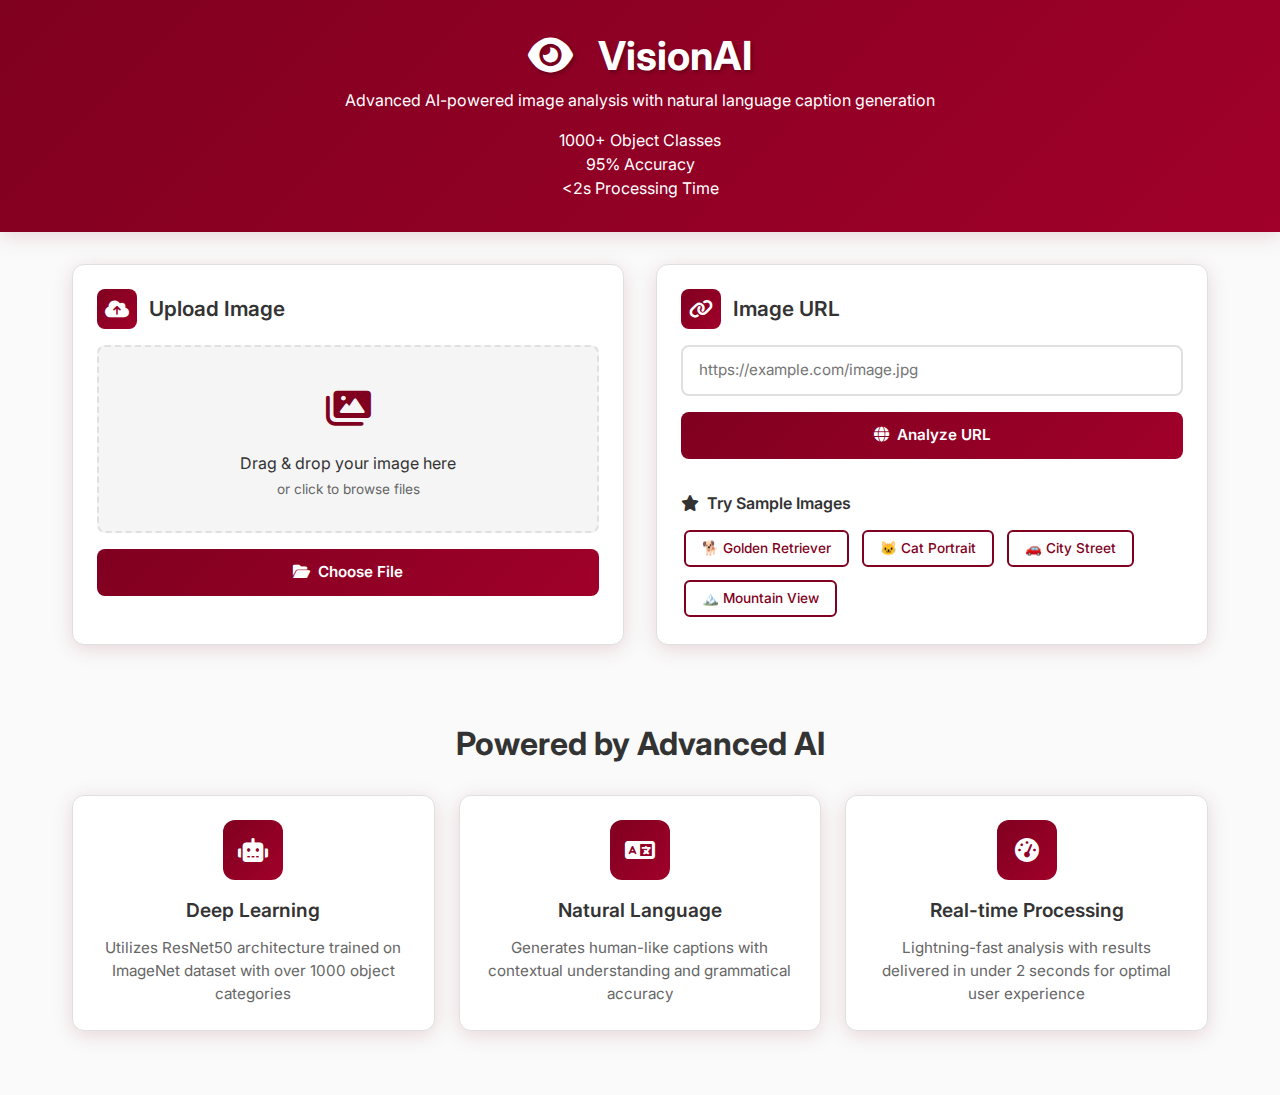
<file: mydailyworktask3/templates/index_maroon.html>
<!DOCTYPE html>
<html lang="en">
<head>
    <meta charset="UTF-8">
    <meta name="viewport" content="width=device-width, initial-scale=1.0">
    <title>VisionAI - Smart Image Captioning</title>
    <link href="https://cdn.jsdelivr.net/npm/bootstrap@5.1.3/dist/css/bootstrap.min.css" rel="stylesheet">
    <link href="https://cdnjs.cloudflare.com/ajax/libs/font-awesome/6.0.0/css/all.min.css" rel="stylesheet">
    <link href="https://fonts.googleapis.com/css2?family=Inter:wght@300;400;500;600;700&family=JetBrains+Mono:wght@400;500&display=swap" rel="stylesheet">
    <style>
        :root {
            --primary-maroon: #800020;
            --light-maroon: #a0002a;
            --dark-maroon: #600018;
            --maroon-gradient: linear-gradient(135deg, #800020 0%, #a0002a 100%);
            --dark-gradient: linear-gradient(135deg, #600018 0%, #800020 100%);
            --white: #ffffff;
            --off-white: #fafafa;
            --light-grey: #f5f5f5;
            --medium-grey: #e0e0e0;
            --dark-grey: #666666;
            --text-primary: #333333;
            --text-secondary: #666666;
            --shadow-light: 0 4px 20px rgba(128, 0, 32, 0.15);
            --shadow-heavy:#4a4e5130px rgba(128, 0, 32, 0.25);
        }
        
        * {
            margin: 0;
            padding: 0;
            box-sizing: border-box;
        }
        
        body {
            font-family: 'Inter', sans-serif;
            background: var(--off-white);
            min-height: 100vh;
            color: var(--text-primary);
        }
        
        /* Header */
        .header {
            background: var(--maroon-gradient);
            color: var(--white);
            padding: 2rem 0;
            box-shadow: var(--shadow-light);
        }
        
        .header-content {
            max-width: 1200px;
            margin: 0 auto;
            padding: 0 2rem;
            text-align: center;
        }
        
        .header-title {
            font-size: 2.5rem;
            font-weight: 700;
            margin-bottom: 0.5rem;
            text-shadow: 2px 2px 4px rgba(0, 0, 0, 0.3);
        }
        
{
            font-size: 0.9rem;
            opacity: 0.8;
        }
        
        /* Main Container */
        .main-container {
            max-width: 1200px;
            margin: 0 auto;
            padding: 2rem;
        }
        
        /* Upload Section */
        .upload-section {
            display: grid;
            grid-template-columns: 1fr 1fr;
            gap: 2rem;
            margin-bottom: 2rem;
        }
        
        .upload-card {
            background: var(--white);
            border-radius: 12px;
            padding: 1.5rem;
            box-shadow: var(--shadow-light);
            border: 1px solid var(--medium-grey);
            transition: all 0.3s ease;
        }
        
        .upload-card:hover {
            transform: translateY(-3px);
            box-shadow: var(--shadow-heavy);
        }
        
        .card-header {
            display: flex;
            align-items: center;
            margin-bottom: 1rem;
        }
        
        .card-icon {
            width: 40px;
            height: 40px;
            border-radius: 8px;
            background: var(--maroon-gradient);
            display: flex;
            align-items: center;
            justify-content: center;
            color: var(--white);
            font-size: 1.2rem;
            margin-right: 0.75rem;
        }
        
        .card-title {
            font-size: 1.3rem;
            font-weight: 600;
            color: var(--text-primary);
        }
        
        /* Upload Zone */
        .upload-zone {
            border: 2px dashed var(--medium-grey);
            border-radius: 8px;
            padding: 2rem 1rem;
            text-align: center;
            transition: all 0.3s ease;
            cursor: pointer;
            background: var(--light-grey);
        }
        
        .upload-zone:hover {
            border-color: var(--primary-maroon);
            background: rgba(128, 0, 32, 0.05);
        }
        
        .upload-zone.dragover {
            border-color: var(--light-maroon);
            background: rgba(160, 0, 42, 0.1);
            transform: scale(1.02);
        }
        
        .upload-icon {
            font-size: 2.5rem;
            color: var(--primary-maroon);
            margin-bottom: 0.75rem;
            transition: all 0.3s ease;
        }
        
        .upload-zone:hover .upload-icon {
            transform: scale(1.1);
            color: var(--light-maroon);
        }
        
        .upload-text {
            font-size: 1rem;
            color: var(--text-primary);
            margin-bottom: 0.25rem;
        }
        
        .upload-subtext {
            color: var(--text-secondary);
            font-size: 0.85rem;
        }
        
        /* URL Input */
        .url-input {
            width: 100%;
            padding: 0.75rem 1rem;
            border: 2px solid var(--medium-grey);
            border-radius: 8px;
            font-size: 0.95rem;
            transition: all 0.3s ease;
            background: var(--white);
            margin-bottom: 1rem;
        }
        
        .url-input:focus {
            outline: none;
            border-color: var(--primary-maroon);
            box-shadow: 0 0 0 3px rgba(128, 0, 32, 0.1);
        }
        
        /* Buttons */
        .btn-primary {
            background: var(--maroon-gradient);
            border: none;
            border-radius: 8px;
            padding: 0.75rem 1.5rem;
            font-weight: 600;
            color: var(--white);
            transition: all 0.3s ease;
            font-size: 0.95rem;
        }
        
        .btn-primary:hover {
            transform: translateY(-2px);
            box-shadow: 0 6px 20px rgba(128, 0, 32, 0.3);
            background: var(--dark-gradient);
        }
        
        .btn-outline {
            background: transparent;
            border: 2px solid var(--primary-maroon);
            color: var(--primary-maroon);
            border-radius: 6px;
            padding: 0.4rem 1rem;
            font-weight: 500;
            transition: all 0.3s ease;
            margin: 0.2rem;
            font-size: 0.85rem;
        }
        
        .btn-outline:hover {
            background: var(--primary-maroon);
            color: var(--white);
            transform: translateY(-1px);
        }
        
        /* Sample Section */
        .sample-section {
            margin-top: 1rem;
        }
        
        .sample-title {
            font-size: 1rem;
            font-weight: 600;
            color: var(--text-primary);
            margin-bottom: 0.75rem;
        }
        
        .sample-grid {
            display: flex;
            flex-wrap: wrap;
            gap: 0.4rem;
        }
        
        /* Loading */
        .loading-container {
            display: none;
            text-align: center;
            padding: 2rem;
            background: var(--white);
            border-radius: 12px;
            box-shadow: var(--shadow-light);
            margin: 1.5rem 0;
        }
        
        .loading-spinner {
            width: 50px;
            height: 50px;
            border: 4px solid var(--light-grey);
            border-top: 4px solid var(--primary-maroon);
            border-radius: 50%;
            animation: spin 1s linear infinite;
            margin: 0 auto 1rem;
        }
        
        @keyframes spin {
            0% { transform: rotate(0deg); }
            100% { transform: rotate(360deg); }
        }
        
        .loading-text {
            font-size: 1.1rem;
            color: var(--text-primary);
            margin-bottom: 0.5rem;
        }
        
        .loading-subtext {
            color: var(--text-secondary);
            font-size: 0.9rem;
        }
        
        /* Results */
        .results-container {
            display: none;
            background: var(--white);
            border-radius: 12px;
            box-shadow: var(--shadow-light);
            overflow: hidden;
            margin: 1.5rem 0;
            animation: slideUp 0.5s ease;
        }
        
        @keyframes slideUp {
            from {
                opacity: 0;
                transform: translateY(20px);
            }
            to {
                opacity: 1;
                transform: translateY(0);
            }
        }
        
        .results-header {
            background: var(--dark-gradient);
            color: var(--white);
            padding: 1rem 1.5rem;
            display: flex;
            align-items: center;
        }
        
        .results-title {
            font-size: 1.2rem;
            font-weight: 600;
            display: flex;
            align-items: center;
        }
        
        .results-title i {
            margin-right: 0.5rem;
        }
        
        .results-content {
            display: grid;
            grid-template-columns: 1fr 1fr;
            gap: 1.5rem;
            padding: 1.5rem;
        }
        
        .image-section {
            text-align: center;
        }
        
        .result-image {
            max-width: 100%;
            max-height: 350px;
            border-radius: 8px;
            box-shadow: 0 4px 15px rgba(0, 0, 0, 0.1);
            transition: transform 0.3s ease;
        }
        
        .result-image:hover {
            transform: scale(1.03);
        }
        
        .analysis-section {
            display: flex;
            flex-direction: column;
            gap: 1rem;
        }
        
        .caption-display {
            background: var(--maroon-gradient);
            color: var(--white);
            padding: 1.5rem;
            border-radius: 8px;
            position: relative;
        }
        
        .caption-display::before {
            content: '"';
            position: absolute;
            top: -5px;
            left: 15px;
            font-size: 3rem;
            opacity: 0.3;
            font-family: serif;
        }
        
        .caption-display::after {
            content: '"';
            position: absolute;
            bottom: -25px;
            right: 15px;
            font-size: 3rem;
            opacity: 0.3;
            font-family: serif;
        }
        
        .caption-text {
            font-size: 1.1rem;
            line-height: 1.5;
            position: relative;
            z-index: 1;
        }
        
        .predictions-section {
            background: var(--light-grey);
            border-radius: 8px;
            padding: 1rem;
        }
        
        .predictions-title {
            font-size: 1rem;
            font-weight: 600;
            color: var(--text-primary);
            margin-bottom: 0.75rem;
            display: flex;
            align-items: center;
        }
        
        .predictions-title i {
            margin-right: 0.5rem;
        }
        
        .prediction-item {
            display: flex;
            align-items: center;
            justify-content: space-between;
            padding: 0.75rem;
            background: var(--white);
            border-radius: 6px;
            margin-bottom: 0.4rem;
            box-shadow: 0 2px 8px rgba(0, 0, 0, 0.05);
            transition: all 0.3s ease;
        }
        
        .prediction-item:hover {
            transform: translateX(3px);
            box-shadow: 0 4px 12px rgba(0, 0, 0, 0.1);
        }
        
        .prediction-label {
            font-weight: 500;
            color: var(--text-primary);
            font-family: 'JetBrains Mono', monospace;
            font-size: 0.9rem;
        }
        
        .prediction-confidence {
            display: flex;
            align-items: center;
            gap: 0.75rem;
        }
        
        .confidence-bar {
            width: 80px;
            height: 5px;
            background: var(--medium-grey);
            border-radius: 3px;
            overflow: hidden;
        }
        
        .confidence-fill {
            height: 100%;
            background: var(--maroon-gradient);
            border-radius: 3px;
            transition: width 1s ease;
        }
        
        .confidence-text {
            font-weight: 600;
            color: var(--text-primary);
            font-size: 0.85rem;
            min-width: 40px;
        }
        
        /* Error */
        .error-container {
            display: none;
            background: linear-gradient(135deg, #dc3545 0%, #c82333 100%);
            color: var(--white);
            padding: 1rem 1.5rem;
            border-radius: 8px;
            margin: 1.5rem 0;
            box-shadow: var(--shadow-light);
        }
        
        .error-icon {
            font-size: 1.2rem;
            margin-right: 0.75rem;
        }
        
        /* Features */
        .features-section {
            margin-top: 3rem;
            padding: 2rem 0;
        }
        
        .features-title {
            text-align: center;
            font-size: 2rem;
            font-weight: 700;
            color: var(--text-primary);
            margin-bottom: 2rem;
        }
        
        .features-grid {
            display: grid;
            grid-template-columns: repeat(auto-fit, minmax(280px, 1fr));
            gap: 1.5rem;
        }
        
        .feature-card {
            background: var(--white);
            border-radius: 12px;
            padding: 1.5rem;
            text-align: center;
            box-shadow: var(--shadow-light);
            transition: all 0.3s ease;
            border: 1px solid var(--medium-grey);
        }
        
        .feature-card:hover {
            transform: translateY(-5px);
            box-shadow: var(--shadow-heavy);
        }
        
        .feature-icon {
            width: 60px;
            height: 60px;
            border-radius: 12px;
            background: var(--maroon-gradient);
            display: flex;
            align-items: center;
            justify-content: center;
            color: var(--white);
            font-size: 1.5rem;
            margin: 0 auto 1rem;
        }
        
        .feature-title {
            font-size: 1.2rem;
            font-weight: 600;
            color: var(--text-primary);
            margin-bottom: 0.75rem;
        }
        
        .feature-description {
            color: var(--text-secondary);
            line-height: 1.5;
            font-size: 0.95rem;
        }
        
        /* Responsive Design */
        @media (max-width: 1024px) {
            .main-container {
                padding: 1.5rem;
            }
            
            .upload-section {
                grid-template-columns: 1fr;
                gap: 1.5rem;
            }
            
            .results-content {
                grid-template-columns: 1fr;
            }
            
            .header-stats {
                flex-direction: column;
                gap: 1rem;
            }
        }
        
        @media (max-width: 768px) {
            .header-title {
                font-size: 2rem;
            }
            
            .main-container {
                padding: 1rem;
            }
            
            .features-grid {
                grid-template-columns: 1fr;
            }
        }
        
        /* Custom Scrollbar */
        ::-webkit-scrollbar {
            width: 8px;
        }
        
        ::-webkit-scrollbar-track {
            background: var(--light-grey);
        }
        
        ::-webkit-scrollbar-thumb {
            background: var(--maroon-gradient);
            border-radius: 4px;
        }
        
        ::-webkit-scrollbar-thumb:hover {
            background: var(--dark-gradient);
        }
    </style>
</head>
<body>
    <!-- Header -->
    <div class="header">
        <div class="header-content">
            <h1 class="header-title">
                <i class="fas fa-eye me-3"></i>
                VisionAI
            </h1>
            <p class="header-subtitle">
                Advanced AI-powered image analysis with natural language caption generation
            </p>
            <div class="header-stats">
                <div class="stat-item">
                    <span class="stat-number">1000+</span>
                    <span class="stat-label">Object Classes</span>
                </div>
                <div class="stat-item">
                    <span class="stat-number">95%</span>
                    <span class="stat-label">Accuracy</span>
                </div>
                <div class="stat-item">
                    <span class="stat-number">&lt;2s</span>
                    <span class="stat-label">Processing Time</span>
                </div>
            </div>
        </div>
    </div>
    
    <!-- Main Container -->
    <div class="main-container">
        <!-- Upload Section -->
        <div class="upload-section">
            <!-- File Upload Card -->
            <div class="upload-card">
                <div class="card-header">
                    <div class="card-icon">
                        <i class="fas fa-cloud-upload-alt"></i>
                    </div>
                    <div class="card-title">Upload Image</div>
                </div>
                
                <div class="upload-zone" id="uploadZone">
                    <div class="upload-icon">
                        <i class="fas fa-images"></i>
                    </div>
                    <div class="upload-text">Drag & drop your image here</div>
                    <div class="upload-subtext">or click to browse files</div>
                    <input type="file" id="fileInput" accept="image/*" style="display: none;">
                </div>
                
                <button class="btn btn-primary w-100 mt-3" onclick="document.getElementById('fileInput').click()">
                    <i class="fas fa-folder-open me-2"></i>Choose File
                </button>
            </div>
            
            <!-- URL Input Card -->
            <div class="upload-card">
                <div class="card-header">
                    <div class="card-icon">
                        <i class="fas fa-link"></i>
                    </div>
                    <div class="card-title">Image URL</div>
                </div>
                
                <input type="url" class="url-input" id="imageUrl" 
                       placeholder="https://example.com/image.jpg">
                
                <button class="btn btn-primary w-100 mb-3" onclick="processUrl()">
                    <i class="fas fa-globe me-2"></i>Analyze URL
                </button>
                
                <div class="sample-section">
                    <div class="sample-title">
                        <i class="fas fa-star me-2"></i>Try Sample Images
                    </div>
                    <div class="sample-grid">
                        <button class="btn-outline" onclick="loadSample('https://images.unsplash.com/photo-1552053831-71594a27632d?w=500')">
                            🐕 Golden Retriever
                        </button>
                        <button class="btn-outline" onclick="loadSample('https://images.unsplash.com/photo-1514888286974-6c03e2ca1dba?w=500')">
                            🐱 Cat Portrait
                        </button>
                        <button class="btn-outline" onclick="loadSample('https://images.unsplash.com/photo-1449824913935-59a10b8d2000?w=500')">
                            🚗 City Street
                        </button>
                        <button class="btn-outline" onclick="loadSample('https://images.unsplash.com/photo-1506905925346-21bda4d32df4?w=500')">
                            🏔️ Mountain View
                        </button>
                    </div>
                </div>
            </div>
        </div>
        
        <!-- Loading Animation -->
        <div class="loading-container" id="loadingContainer">
            <div class="loading-spinner"></div>
            <div class="loading-text">Analyzing Image...</div>
            <div class="loading-subtext">Our AI is processing your image with advanced computer vision</div>
        </div>
        
        <!-- Results Container -->
        <div class="results-container" id="resultsContainer">
            <div class="results-header">
                <div class="results-title">
                    <i class="fas fa-brain"></i>
                    AI Analysis Results
                </div>
            </div>
            
            <div class="results-content">
                <div class="image-section">
                    <img id="resultImage" class="result-image" alt="Analyzed image">
                </div>
                
                <div class="analysis-section">
                    <div class="caption-display">
                        <div class="caption-text" id="captionText">
                            Generated caption will appear here...
                        </div>
                    </div>
                    
                    <div class="predictions-section">
                        <div class="predictions-title">
                            <i class="fas fa-list-alt"></i>
                            Alternative Captions
                        </div>
                        <div id="predictionsContainer">
                            <!-- Alternative captions will be inserted here -->
                        </div>
                    </div>
                </div>
            </div>
        </div>
        
        <!-- Error Container -->
        <div class="error-container" id="errorContainer">
            <i class="fas fa-exclamation-triangle error-icon"></i>
            <span id="errorText">Error message will appear here</span>
        </div>
        
        <!-- Features Section -->
        <div class="features-section">
            <h2 class="features-title">Powered by Advanced AI</h2>
            <div class="features-grid">
                <div class="feature-card">
                    <div class="feature-icon">
                        <i class="fas fa-robot"></i>
                    </div>
                    <div class="feature-title">Deep Learning</div>
                    <div class="feature-description">
                        Utilizes ResNet50 architecture trained on ImageNet dataset with over 1000 object categories
                    </div>
                </div>
                
                <div class="feature-card">
                    <div class="feature-icon">
                        <i class="fas fa-language"></i>
                    </div>
                    <div class="feature-title">Natural Language</div>
                    <div class="feature-description">
                        Generates human-like captions with contextual understanding and grammatical accuracy
                    </div>
                </div>
                
                <div class="feature-card">
                    <div class="feature-icon">
                        <i class="fas fa-tachometer-alt"></i>
                    </div>
                    <div class="feature-title">Real-time Processing</div>
                    <div class="feature-description">
                        Lightning-fast analysis with results delivered in under 2 seconds for optimal user experience
                    </div>
                </div>
            </div>
        </div>
    </div>

    <script src="https://cdn.jsdelivr.net/npm/bootstrap@5.1.3/dist/js/bootstrap.bundle.min.js"></script>
    <script>
        // File upload handling
        const uploadZone = document.getElementById('uploadZone');
        const fileInput = document.getElementById('fileInput');
        const loadingContainer = document.getElementById('loadingContainer');
        const resultsContainer = document.getElementById('resultsContainer');
        const errorContainer = document.getElementById('errorContainer');
        
        // Drag and drop functionality
        uploadZone.addEventListener('dragover', (e) => {
            e.preventDefault();
            uploadZone.classList.add('dragover');
        });
        
        uploadZone.addEventListener('dragleave', () => {
            uploadZone.classList.remove('dragover');
        });
        
        uploadZone.addEventListener('drop', (e) => {
            e.preventDefault();
            uploadZone.classList.remove('dragover');
            const files = e.dataTransfer.files;
            if (files.length > 0) {
                handleFile(files[0]);
            }
        });
        
        uploadZone.addEventListener('click', () => {
            fileInput.click();
        });
        
        fileInput.addEventListener('change', (e) => {
            if (e.target.files.length > 0) {
                handleFile(e.target.files[0]);
            }
        });
        
        function handleFile(file) {
            if (!file.type.startsWith('image/')) {
                showError('Please select a valid image file (JPG, PNG, GIF, etc.)');
                return;
            }
            
            if (file.size > 16 * 1024 * 1024) {
                showError('File size must be less than 16MB');
                return;
            }
            
            const formData = new FormData();
            formData.append('file', file);
            
            showLoading();
            
            fetch('/upload', {
                method: 'POST',
                body: formData
            })
            .then(response => response.json())
            .then(data => {
                hideLoading();
                if (data.success) {
                    showResults(data);
                } else {
                    showError(data.error || 'Failed to process image');
                }
            })
            .catch(error => {
                hideLoading();
                showError('Network error: ' + error.message);
            });
        }
        
        function processUrl() {
            const url = document.getElementById('imageUrl').value.trim();
            if (!url) {
                showError('Please enter a valid image URL');
                return;
            }
            
            showLoading();
            
            fetch('/url', {
                method: 'POST',
                headers: {
                    'Content-Type': 'application/json',
                },
                body: JSON.stringify({ url: url })
            })
            .then(response => response.json())
            .then(data => {
                hideLoading();
                if (data.success) {
                    showResults(data);
                } else {
                    showError(data.error || 'Failed to process image URL');
                }
            })
            .catch(error => {
                hideLoading();
                showError('Network error: ' + error.message);
            });
        }
        
        function loadSample(url) {
            document.getElementById('imageUrl').value = url;
            processUrl();
        }
        
        function showLoading() {
            loadingContainer.style.display = 'block';
            resultsContainer.style.display = 'none';
            errorContainer.style.display = 'none';
        }
        
        function hideLoading() {
            loadingContainer.style.display = 'none';
        }
        
        function showResults(data) {
            // Show image
            document.getElementById('resultImage').src = data.image;
            
            // Show main caption
            document.getElementById('captionText').textContent = data.caption;
            
            // Show predictions/multiple captions
            const container = document.getElementById('predictionsContainer');
            container.innerHTML = '';
            
            // If we have multiple captions, show them
            if (data.multiple_captions && data.multiple_captions.length > 0) {
                data.multiple_captions.forEach((caption, index) => {
                    const item = document.createElement('div');
                    item.className = 'prediction-item';
                    item.style.animationDelay = `${index * 0.1}s`;
                    
                    item.innerHTML = `
                        <div class="prediction-label">Caption ${index + 1}</div>
                        <div class="prediction-confidence">
                            <div class="confidence-text">${caption}</div>
                        </div>
                    `;
                    
                    container.appendChild(item);
                });
            } else if (data.predictions && data.predictions.length > 0) {
                // Fallback to old prediction format if available
                data.predictions.forEach((pred, index) => {
                    const item = document.createElement('div');
                    item.className = 'prediction-item';
                    item.style.animationDelay = `${index * 0.1}s`;
                    
                    item.innerHTML = `
                        <div class="prediction-label">${pred.class.replace(/_/g, ' ')}</div>
                        <div class="prediction-confidence">
                            <div class="confidence-bar">
                                <div class="confidence-fill" style="width: ${pred.confidence * 100}%"></div>
                            </div>
                            <div class="confidence-text">${(pred.confidence * 100).toFixed(1)}%</div>
                        </div>
                    `;
                    
                    container.appendChild(item);
                });
            } else {
                // Show confidence if available
                const confidenceItem = document.createElement('div');
                confidenceItem.className = 'prediction-item';
                confidenceItem.innerHTML = `
                    <div class="prediction-label">Model Confidence</div>
                    <div class="prediction-confidence">
                        <div class="confidence-bar">
                            <div class="confidence-fill" style="width: ${(data.confidence || 0.8) * 100}%"></div>
                        </div>
                        <div class="confidence-text">${((data.confidence || 0.8) * 100).toFixed(1)}%</div>
                    </div>
                `;
                container.appendChild(confidenceItem);
            }
            
            resultsContainer.style.display = 'block';
            errorContainer.style.display = 'none';
            
            // Scroll to results
            resultsContainer.scrollIntoView({ behavior: 'smooth' });
        }
        
        function showError(message) {
            document.getElementById('errorText').textContent = message;
            errorContainer.style.display = 'flex';
            resultsContainer.style.display = 'none';
        }
        
        // Allow Enter key to process URL
        document.getElementById('imageUrl').addEventListener('keypress', (e) => {
            if (e.key === 'Enter') {
                processUrl();
            }
        });
    </script>
</body>
</html>
</file>
<file: mydailyworktask2/style.css>
/* ============================================
   TIC-TAC-TOE AI - STYLESHEET
   ============================================ */

* {
    margin: 0;
    padding: 0;
    box-sizing: border-box;
}

body {
    font-family: 'Inter', 'Segoe UI', Tahoma, Geneva, Verdana, sans-serif;
    background: linear-gradient(135deg, #3e2723 0%, #5d4037 50%, #6d4c41 100%);
    min-height: 100vh;
    display: flex;
    justify-content: center;
    align-items: center;
    padding: 20px;
}

.container {
    background: rgba(255, 248, 245, 0.97);
    backdrop-filter: blur(10px);
    border-radius: 30px;
    box-shadow: 0 30px 80px rgba(0, 0, 0, 0.3), 0 0 40px rgba(139, 90, 43, 0.15);
    padding: 50px 40px;
    max-width: 520px;
    width: 100%;
    animation: slideIn 0.6s cubic-bezier(0.34, 1.56, 0.64, 1);
    border: 1px solid rgba(139, 90, 43, 0.15);
}

@keyframes slideIn {
    from {
        opacity: 0;
        transform: translateY(40px);
    }
    to {
        opacity: 1;
        transform: translateY(0);
    }
}

/* Header */
.header {
    text-align: center;
    margin-bottom: 35px;
}

.header h1 {
    background: linear-gradient(135deg, #8b5a2b 0%, #a0522d 100%);
    -webkit-background-clip: text;
    -webkit-text-fill-color: transparent;
    background-clip: text;
    font-size: 3em;
    margin-bottom: 8px;
    font-weight: 800;
    letter-spacing: -1px;
}

.header p {
    color: #666;
    font-size: 0.95em;
}

/* Game Info Cards */
.game-info {
    display: grid;
    grid-template-columns: repeat(3, 1fr);
    gap: 12px;
    margin-bottom: 35px;
}

.info-card {
    background: linear-gradient(135deg, rgba(139, 90, 43, 0.1) 0%, rgba(160, 82, 45, 0.1) 100%);
    padding: 22px 16px;
    border-radius: 16px;
    text-align: center;
    box-shadow: 0 4px 20px rgba(0, 0, 0, 0.05);
    transition: all 0.3s cubic-bezier(0.34, 1.56, 0.64, 1);
    border: 1px solid rgba(139, 90, 43, 0.2);
    backdrop-filter: blur(5px);
}

.info-card:hover {
    transform: translateY(-8px);
    box-shadow: 0 12px 30px rgba(139, 90, 43, 0.2);
    border-color: rgba(139, 90, 43, 0.4);
}

.info-card h3 {
    color: #666;
    font-size: 0.75em;
    margin-bottom: 8px;
    text-transform: uppercase;
    letter-spacing: 1.5px;
    font-weight: 700;
}

.score {
    font-size: 2.2em;
    font-weight: 900;
    background: linear-gradient(135deg, #8b5a2b 0%, #a0522d 100%);
    -webkit-background-clip: text;
    -webkit-text-fill-color: transparent;
    background-clip: text;
}

/* Status Display */
.status-display {
    text-align: center;
    margin-bottom: 30px;
    min-height: 50px;
    display: flex;
    align-items: center;
    justify-content: center;
}

#status {
    font-size: 1.25em;
    font-weight: 700;
    color: #333;
    letter-spacing: 0.5px;
}

#thinking {
    font-size: 1.15em;
    background: linear-gradient(135deg, #8b5a2b 0%, #a0522d 100%);
    -webkit-background-clip: text;
    -webkit-text-fill-color: transparent;
    background-clip: text;
    animation: pulse 1.5s ease-in-out infinite;
}

@keyframes pulse {
    0%, 100% { opacity: 1; }
    50% { opacity: 0.5; }
}

/* Game Board */
.board-container {
    margin-bottom: 35px;
    display: flex;
    justify-content: center;
}

.board {
    display: grid;
    grid-template-columns: repeat(3, 1fr);
    gap: 10px;
    width: 300px;
    height: 300px;
    background: linear-gradient(135deg, rgba(139, 90, 43, 0.15) 0%, rgba(160, 82, 45, 0.15) 100%);
    padding: 10px;
    border-radius: 20px;
    box-shadow: 0 15px 50px rgba(139, 90, 43, 0.15), inset 0 1px 0 rgba(255, 255, 255, 0.3);
    border: 1px solid rgba(139, 90, 43, 0.2);
}

.cell {
    background: white;
    border: 2px solid rgba(139, 90, 43, 0.1);
    border-radius: 14px;
    font-size: 2.8em;
    font-weight: 900;
    cursor: pointer;
    transition: all 0.2s cubic-bezier(0.34, 1.56, 0.64, 1);
    color: #333;
    display: flex;
    align-items: center;
    justify-content: center;
    box-shadow: 0 6px 20px rgba(0, 0, 0, 0.08);
}

.cell:hover:not(:disabled) {
    background: linear-gradient(135deg, #8b5a2b 0%, #a0522d 100%);
    transform: scale(0.98);
    box-shadow: 0 8px 30px rgba(139, 90, 43, 0.3);
}

.cell:active:not(:disabled) {
    transform: scale(0.95);
}

.cell:disabled {
    cursor: not-allowed;
}

.cell.x {
    color: #8b5a2b;
    font-weight: 900;
}

.cell.o {
    color: #a0522d;
    font-weight: 900;
}

/* Winner Animation */
.cell.winner {
    animation: winnerPulse 0.6s ease-out;
    background: linear-gradient(135deg, #ffd700 0%, #ffed4e 100%);
    box-shadow: 0 10px 30px rgba(255, 215, 0, 0.4);
}

@keyframes winnerPulse {
    0% {
        background: white;
        transform: scale(1);
        box-shadow: 0 6px 20px rgba(0, 0, 0, 0.08);
    }
    50% {
        transform: scale(1.15);
    }
    100% {
        background: linear-gradient(135deg, #ffd700 0%, #ffed4e 100%);
        transform: scale(1);
        box-shadow: 0 10px 30px rgba(255, 215, 0, 0.4);
    }
}

/* AI Stats */
.ai-stats {
    text-align: center;
    margin-bottom: 30px;
    padding: 18px;
    background: linear-gradient(135deg, rgba(139, 90, 43, 0.08) 0%, rgba(160, 82, 45, 0.08) 100%);
    border-radius: 14px;
    font-size: 0.85em;
    color: #555;
    border: 1px solid rgba(139, 90, 43, 0.15);
    backdrop-filter: blur(5px);
}

.ai-stats p {
    margin: 6px 0;
    font-weight: 500;
}

.ai-stats span {
    font-weight: 700;
    background: linear-gradient(135deg, #8b5a2b 0%, #a0522d 100%);
    -webkit-background-clip: text;
    -webkit-text-fill-color: transparent;
    background-clip: text;
}

/* Button Group */
.button-group {
    display: flex;
    gap: 12px;
    margin-bottom: 20px;
}

.btn {
    flex: 1;
    padding: 16px 20px;
    border: none;
    border-radius: 12px;
    font-size: 0.95em;
    font-weight: 700;
    cursor: pointer;
    transition: all 0.3s cubic-bezier(0.34, 1.56, 0.64, 1);
    text-transform: uppercase;
    letter-spacing: 1.2px;
    box-shadow: 0 6px 20px rgba(0, 0, 0, 0.1);
}

.btn-reset {
    background: linear-gradient(135deg, #8b5a2b 0%, #a0522d 100%);
    color: white;
    box-shadow: 0 8px 25px rgba(139, 90, 43, 0.3);
}

.btn-reset:hover {
    transform: translateY(-3px);
    box-shadow: 0 12px 35px rgba(139, 90, 43, 0.4);
}

.btn-reset:active {
    transform: translateY(-1px);
}

.btn-info {
    background: white;
    color: #8b5a2b;
    border: 2px solid rgba(139, 90, 43, 0.3);
    box-shadow: 0 6px 20px rgba(0, 0, 0, 0.08);
    font-weight: 700;
}

.btn-info:hover {
    background: linear-gradient(135deg, #8b5a2b 0%, #a0522d 100%);
    color: white;
    border-color: transparent;
    transform: translateY(-3px);
    box-shadow: 0 12px 35px rgba(139, 90, 43, 0.4);
}

.btn-info:active {
    transform: translateY(-1px);
}

/* Modal */
.modal {
    display: none;
    position: fixed;
    z-index: 1000;
    left: 0;
    top: 0;
    width: 100%;
    height: 100%;
    background-color: rgba(62, 39, 35, 0.7);
    backdrop-filter: blur(5px);
    animation: fadeIn 0.3s ease-out;
}

@keyframes fadeIn {
    from { opacity: 0; }
    to { opacity: 1; }
}

.modal-content {
    background: rgba(255, 248, 245, 0.98);
    margin: 5% auto;
    padding: 40px;
    border-radius: 25px;
    width: 90%;
    max-width: 520px;
    max-height: 80vh;
    overflow-y: auto;
    box-shadow: 0 30px 80px rgba(0, 0, 0, 0.3);
    animation: slideUp 0.3s cubic-bezier(0.34, 1.56, 0.64, 1);
    border: 1px solid rgba(139, 90, 43, 0.15);
}

@keyframes slideUp {
    from {
        transform: translateY(50px);
        opacity: 0;
    }
    to {
        transform: translateY(0);
        opacity: 1;
    }
}

.close {
    color: #999;
    float: right;
    font-size: 2.2em;
    font-weight: bold;
    cursor: pointer;
    line-height: 20px;
    transition: color 0.2s ease;
}

.close:hover {
    color: #8b5a2b;
}

.modal-content h2 {
    background: linear-gradient(135deg, #8b5a2b 0%, #a0522d 100%);
    -webkit-background-clip: text;
    -webkit-text-fill-color: transparent;
    background-clip: text;
    margin-bottom: 25px;
    border-bottom: 2px solid rgba(139, 90, 43, 0.3);
    padding-bottom: 15px;
    font-weight: 800;
}

.modal-body {
    margin-bottom: 25px;
}

.modal-body h3 {
    color: #a0522d;
    margin-top: 18px;
    margin-bottom: 12px;
    font-size: 1.1em;
    font-weight: 700;
}

.modal-body ul {
    list-style-position: inside;
    color: #555;
    line-height: 1.9;
}

.modal-body li {
    margin-bottom: 10px;
}

.modal-body strong {
    color: #333;
    font-weight: 700;
}

#closeModalBtn {
    width: 100%;
    background: linear-gradient(135deg, #8b5a2b 0%, #a0522d 100%);
    color: white;
    box-shadow: 0 8px 25px rgba(139, 90, 43, 0.3);
}

/* Footer */
footer {
    text-align: center;
    color: #ccc;
    font-size: 0.8em;
    border-top: 1px solid rgba(0, 0, 0, 0.08);
    padding-top: 20px;
}

/* Accessibility */
.cell:focus {
    outline: 2px solid #8b5a2b;
    outline-offset: 2px;
}

.btn:focus {
    outline: 2px solid #8b5a2b;
    outline-offset: 2px;
}
</file>
